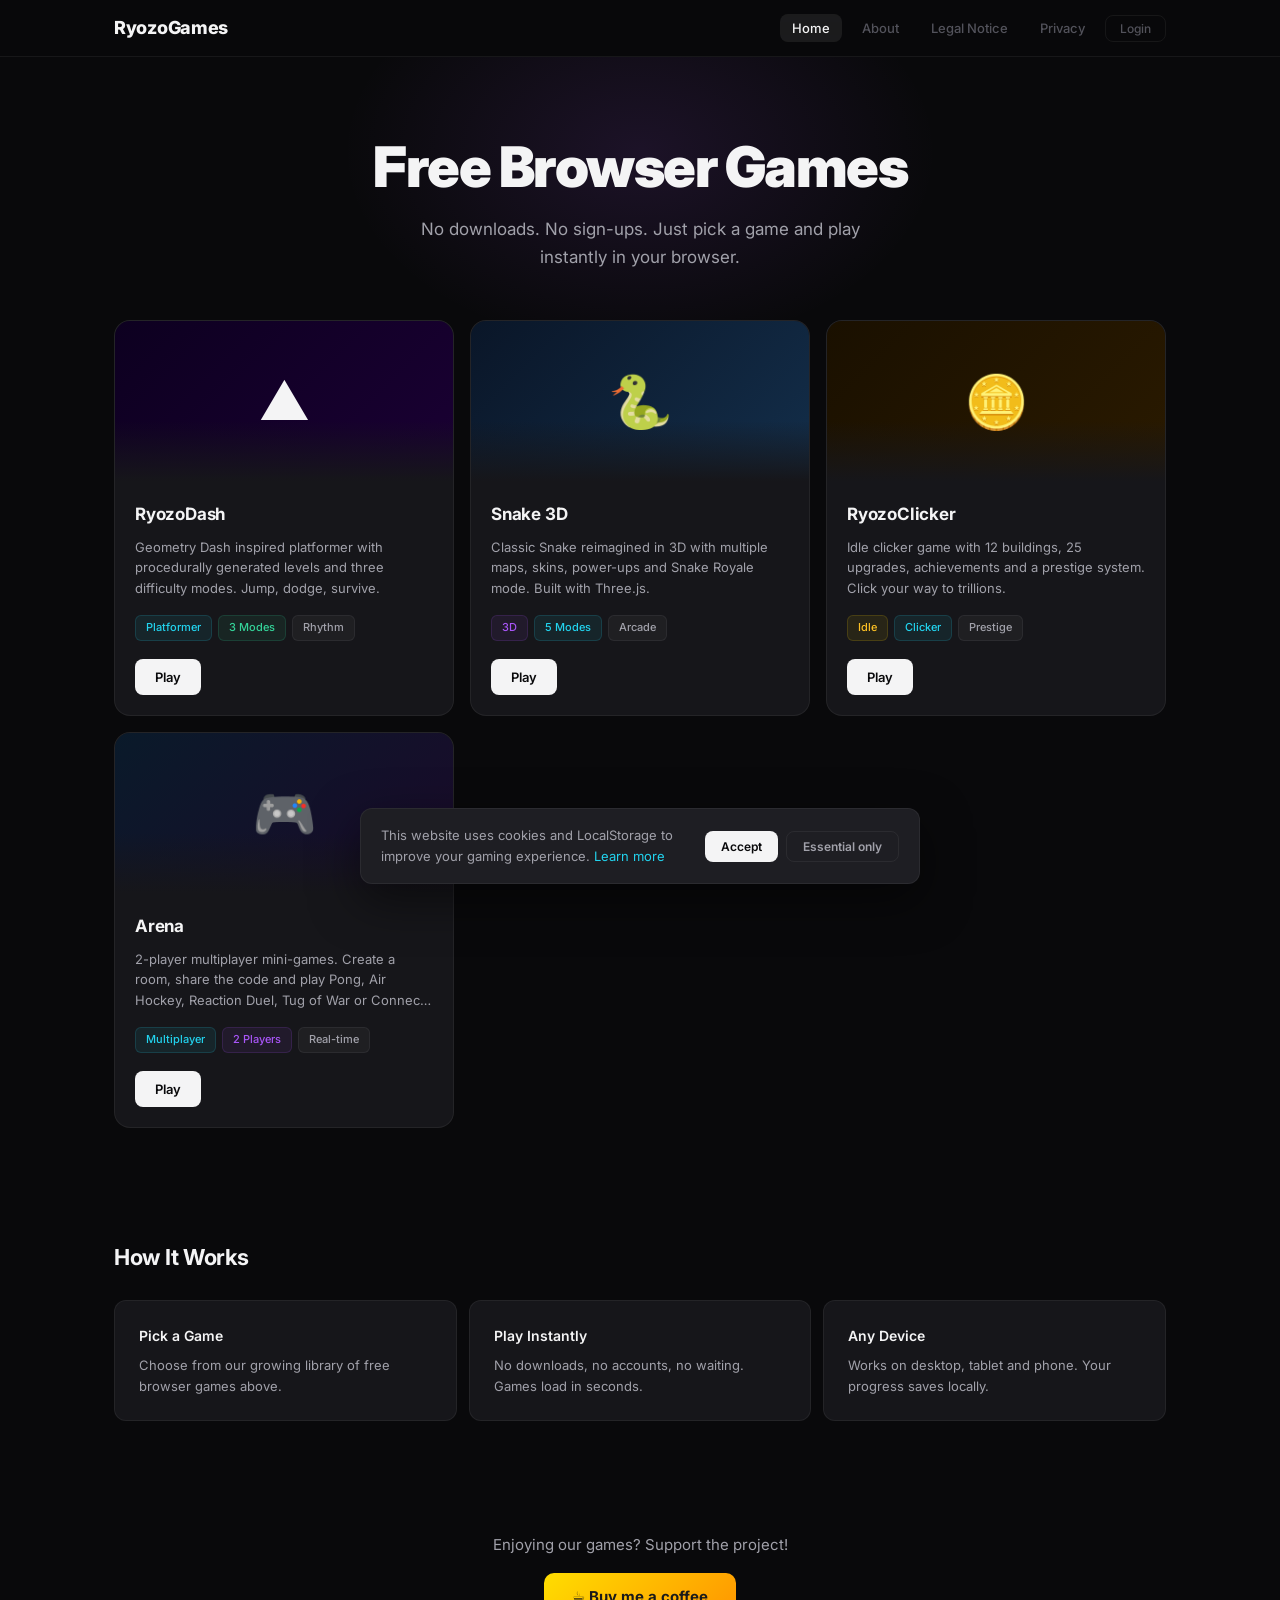
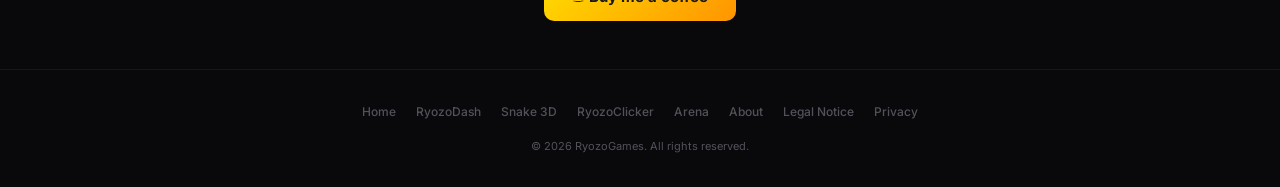
<file: index.html>
<!DOCTYPE html>
<html lang="en">
<head>
  <meta charset="UTF-8">
  <meta name="viewport" content="width=device-width, initial-scale=1.0">
  <title>RyozoGames – Free Browser Games Online</title>
  <meta name="description" content="Play free browser games with no download. RyozoDash, Snake 3D, RyozoClicker and more games on RyozoGames – your portal for browser games.">
  <meta name="robots" content="index, follow">
  <link rel="canonical" href="https://ryozogames.com/">

  <meta property="og:type" content="website">
  <meta property="og:title" content="RyozoGames – Free Browser Games Online">
  <meta property="og:description" content="Play free browser games with no download. RyozoDash, Snake 3D, RyozoClicker and more on RyozoGames.">
  <meta property="og:image" content="https://ryozogames.com/img/og-home.png">
  <meta property="og:image:width" content="1200">
  <meta property="og:image:height" content="630">
  <meta property="og:url" content="https://ryozogames.com/">
  <meta property="og:site_name" content="RyozoGames">
  <meta property="og:locale" content="en_US">

  <meta name="twitter:card" content="summary_large_image">
  <meta name="twitter:title" content="RyozoGames – Free Browser Games Online">
  <meta name="twitter:description" content="Play free browser games with no download.">
  <meta name="twitter:image" content="https://ryozogames.com/img/og-home.png">

  <link rel="icon" type="image/svg+xml" href="/img/favicon.svg">
  <meta name="theme-color" content="#09090b">

  <script type="application/ld+json">
  {
    "@context": "https://schema.org",
    "@type": "WebSite",
    "name": "RyozoGames",
    "url": "https://ryozogames.com",
    "description": "Free browser games online – no download, play directly in your browser.",
    "potentialAction": {
      "@type": "SearchAction",
      "target": "https://ryozogames.com/?q={search_term_string}",
      "query-input": "required name=search_term_string"
    }
  }
  </script>
  <script type="application/ld+json">
  {
    "@context": "https://schema.org",
    "@type": "ItemList",
    "name": "Games on RyozoGames",
    "numberOfItems": 4,
    "itemListElement": [
      {
        "@type": "ListItem",
        "position": 1,
        "item": {
          "@type": "VideoGame",
          "name": "RyozoDash",
          "url": "https://ryozogames.com/ryozodash/",
          "description": "Geometry Dash inspired platformer with neon graphics and three difficulty levels.",
          "genre": "Platformer",
          "gamePlatform": "Web Browser",
          "offers": { "@type": "Offer", "price": "0", "priceCurrency": "USD" }
        }
      },
      {
        "@type": "ListItem",
        "position": 2,
        "item": {
          "@type": "VideoGame",
          "name": "Snake 3D",
          "url": "https://ryozogames.com/snake3d/",
          "description": "3D Snake game with multiple maps, skins, upgrades and Snake Royale mode.",
          "genre": "Arcade",
          "gamePlatform": "Web Browser",
          "offers": { "@type": "Offer", "price": "0", "priceCurrency": "USD" }
        }
      },
      {
        "@type": "ListItem",
        "position": 3,
        "item": {
          "@type": "VideoGame",
          "name": "RyozoClicker",
          "url": "https://ryozogames.com/ryozoclicker/",
          "description": "Neon idle clicker game with buildings, upgrades, achievements and prestige system.",
          "genre": "Idle Game",
          "gamePlatform": "Web Browser",
          "offers": { "@type": "Offer", "price": "0", "priceCurrency": "USD" }
        }
      },
      {
        "@type": "ListItem",
        "position": 4,
        "item": {
          "@type": "VideoGame",
          "name": "Arena",
          "url": "https://ryozogames.com/arena/",
          "description": "2-player multiplayer mini-game hub with Pong, Air Hockey, Reaction Duel, Tug of War and Connect 4.",
          "genre": "Multiplayer",
          "gamePlatform": "Web Browser",
          "offers": { "@type": "Offer", "price": "0", "priceCurrency": "USD" }
        }
      }
    ]
  }
  </script>

  <link rel="stylesheet" href="/css/style.css">
</head>
<body>

  <header class="site-header">
    <nav class="nav-container" aria-label="Main navigation">
      <a href="/" class="nav-logo">RyozoGames</a>
      <button class="nav-toggle" aria-label="Open menu" aria-expanded="false">
        <span></span><span></span><span></span>
      </button>
      <ul class="nav-links">
        <li><a href="/" class="active">Home</a></li>
        <li><a href="/about/">About</a></li>
        <li><a href="/impressum/">Legal Notice</a></li>
        <li><a href="/datenschutz/">Privacy</a></li>
      </ul>
    </nav>
  </header>

  <main>
    <section class="hero">
      <h1>Free Browser Games</h1>
      <p>No downloads. No sign-ups. Just pick a game and play instantly in your browser.</p>
    </section>

    <section class="games-grid" aria-label="Games">
      <article class="game-card">
        <div class="game-card-preview" style="background: linear-gradient(135deg, #0d0020, #1a0033);">
          <span class="preview-icon" aria-hidden="true">&#x25B2;</span>
        </div>
        <div class="game-card-body">
          <h3>RyozoDash</h3>
          <p>Geometry Dash inspired platformer with procedurally generated levels and three difficulty modes. Jump, dodge, survive.</p>
          <div class="game-card-tags">
            <span class="tag cyan">Platformer</span>
            <span class="tag green">3 Modes</span>
            <span class="tag">Rhythm</span>
          </div>
          <a href="/ryozodash/" class="btn-play">Play</a>
        </div>
      </article>

      <article class="game-card">
        <div class="game-card-preview" style="background: linear-gradient(135deg, #0a1628, #132e4a);">
          <span class="preview-icon" aria-hidden="true">&#x1F40D;</span>
        </div>
        <div class="game-card-body">
          <h3>Snake 3D</h3>
          <p>Classic Snake reimagined in 3D with multiple maps, skins, power-ups and Snake Royale mode. Built with Three.js.</p>
          <div class="game-card-tags">
            <span class="tag purple">3D</span>
            <span class="tag cyan">5 Modes</span>
            <span class="tag">Arcade</span>
          </div>
          <a href="/snake3d/" class="btn-play">Play</a>
        </div>
      </article>

      <article class="game-card">
        <div class="game-card-preview" style="background: linear-gradient(135deg, #1a1000, #2a1a00);">
          <span class="preview-icon" aria-hidden="true">&#x1FA99;</span>
        </div>
        <div class="game-card-body">
          <h3>RyozoClicker</h3>
          <p>Idle clicker game with 12 buildings, 25 upgrades, achievements and a prestige system. Click your way to trillions.</p>
          <div class="game-card-tags">
            <span class="tag gold">Idle</span>
            <span class="tag cyan">Clicker</span>
            <span class="tag">Prestige</span>
          </div>
          <a href="/ryozoclicker/" class="btn-play">Play</a>
        </div>
      </article>

      <article class="game-card">
        <div class="game-card-preview" style="background: linear-gradient(135deg, #0a1a2a, #1a0a2a);">
          <span class="preview-icon" aria-hidden="true">&#x1F3AE;</span>
        </div>
        <div class="game-card-body">
          <h3>Arena</h3>
          <p>2-player multiplayer mini-games. Create a room, share the code and play Pong, Air Hockey, Reaction Duel, Tug of War or Connect 4 with a friend.</p>
          <div class="game-card-tags">
            <span class="tag cyan">Multiplayer</span>
            <span class="tag purple">2 Players</span>
            <span class="tag">Real-time</span>
          </div>
          <a href="/arena/" class="btn-play">Play</a>
        </div>
      </article>
    </section>

    <section class="section">
      <h2>How It Works</h2>
      <div class="info-grid">
        <div class="info-item">
          <h3>Pick a Game</h3>
          <p>Choose from our growing library of free browser games above.</p>
        </div>
        <div class="info-item">
          <h3>Play Instantly</h3>
          <p>No downloads, no accounts, no waiting. Games load in seconds.</p>
        </div>
        <div class="info-item">
          <h3>Any Device</h3>
          <p>Works on desktop, tablet and phone. Your progress saves locally.</p>
        </div>
      </div>
    </section>

    <section class="section" style="text-align:center; padding-bottom: 48px;">
      <p style="color: var(--text-secondary); margin-bottom: 16px;">Enjoying our games? Support the project!</p>
      <a href="https://buymeacoffee.com/ryozo" target="_blank" rel="noopener noreferrer" style="display:inline-flex;align-items:center;gap:8px;background:linear-gradient(135deg,#ffdd00,#ff9500);color:#1a1a1a;font-weight:700;font-size:15px;padding:12px 28px;border-radius:10px;text-decoration:none;transition:transform 0.15s,opacity 0.15s;" onmouseover="this.style.transform='scale(1.03)'" onmouseout="this.style.transform='scale(1)'">&#x2615; Buy me a coffee</a>
    </section>
  </main>

  <footer class="site-footer">
    <nav class="footer-links" aria-label="Footer navigation">
      <a href="/">Home</a>
      <a href="/ryozodash/">RyozoDash</a>
      <a href="/snake3d/">Snake 3D</a>
      <a href="/ryozoclicker/">RyozoClicker</a>
      <a href="/arena/">Arena</a>
      <a href="/about/">About</a>
      <a href="/impressum/">Legal Notice</a>
      <a href="/datenschutz/">Privacy</a>
    </nav>
    <p class="footer-copy">&copy; 2026 RyozoGames. All rights reserved.</p>
  </footer>

  <script src="/js/main.js"></script>

  <script src="/js/auth.js"></script>
</body>
</html>
</file>
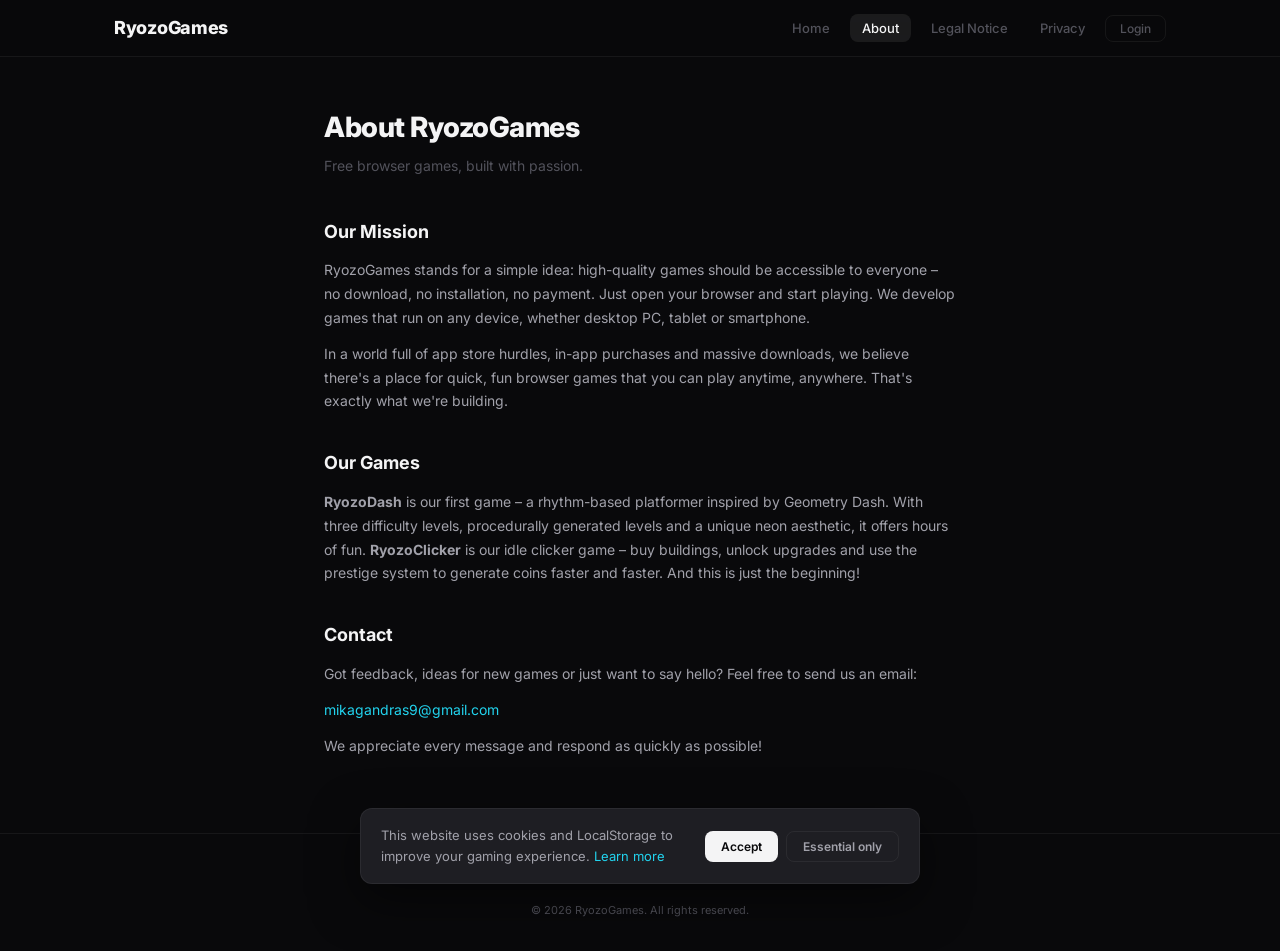
<file: about/index.html>
<!DOCTYPE html>
<html lang="en">
<head>
  <meta charset="UTF-8">
  <meta name="viewport" content="width=device-width, initial-scale=1.0">
  <title>About | RyozoGames</title>
  <meta name="description" content="Learn more about RyozoGames – who we are, what drives us and how to get in touch.">
  <meta name="robots" content="index, follow">
  <meta name="theme-color" content="#09090b">
  <link rel="canonical" href="https://ryozogames.com/about/">
  <link rel="icon" type="image/svg+xml" href="/img/favicon.svg">

  <meta property="og:type" content="website">
  <meta property="og:title" content="About | RyozoGames">
  <meta property="og:description" content="Learn more about RyozoGames – the gaming portal for browser games.">
  <meta property="og:image" content="https://ryozogames.com/img/og-home.png">
  <meta property="og:url" content="https://ryozogames.com/about/">
  <meta property="og:site_name" content="RyozoGames">
  <meta property="og:locale" content="en_US">

  <meta name="twitter:card" content="summary_large_image">
  <meta name="twitter:title" content="About | RyozoGames">
  <meta name="twitter:description" content="Learn more about RyozoGames – the gaming portal for browser games.">
  <meta name="twitter:image" content="https://ryozogames.com/img/og-home.png">

  <script type="application/ld+json">
  {
    "@context": "https://schema.org",
    "@type": "Organization",
    "name": "RyozoGames",
    "url": "https://ryozogames.com",
    "description": "Free browser games to play online.",
    "contactPoint": {
      "@type": "ContactPoint",
      "email": "mikagandras9@gmail.com",
      "contactType": "customer service"
    }
  }
  </script>

  <link rel="stylesheet" href="/css/style.css">
</head>
<body>

  <header class="site-header">
    <nav class="nav-container" aria-label="Main navigation">
      <a href="/" class="nav-logo">RyozoGames</a>
      <button class="nav-toggle" aria-label="Open menu" aria-expanded="false">
        <span></span><span></span><span></span>
      </button>
      <ul class="nav-links">
        <li><a href="/">Home</a></li>
        <li><a href="/about/" class="active">About</a></li>
        <li><a href="/impressum/">Legal Notice</a></li>
        <li><a href="/datenschutz/">Privacy</a></li>
      </ul>
    </nav>
  </header>

  <main class="legal-page">
    <h1>About RyozoGames</h1>
    <p class="subtitle">Free browser games, built with passion.</p>

    <h2>Our Mission</h2>
    <p>RyozoGames stands for a simple idea: high-quality games should be accessible to everyone – no download, no installation, no payment. Just open your browser and start playing. We develop games that run on any device, whether desktop PC, tablet or smartphone.</p>
    <p>In a world full of app store hurdles, in-app purchases and massive downloads, we believe there's a place for quick, fun browser games that you can play anytime, anywhere. That's exactly what we're building.</p>

    <h2>Our Games</h2>
    <p><strong>RyozoDash</strong> is our first game – a rhythm-based platformer inspired by Geometry Dash. With three difficulty levels, procedurally generated levels and a unique neon aesthetic, it offers hours of fun. <strong>RyozoClicker</strong> is our idle clicker game – buy buildings, unlock upgrades and use the prestige system to generate coins faster and faster. And this is just the beginning!</p>

    <h2>Contact</h2>
    <p>Got feedback, ideas for new games or just want to say hello? Feel free to send us an email:</p>
    <p><a href="mailto:mikagandras9@gmail.com">mikagandras9@gmail.com</a></p>
    <p>We appreciate every message and respond as quickly as possible!</p>
  </main>

  <footer class="site-footer">
    <nav class="footer-links" aria-label="Footer navigation">
      <a href="/">Home</a>
      <a href="/ryozodash/">RyozoDash</a>
      <a href="/snake3d/">Snake 3D</a>
      <a href="/ryozoclicker/">RyozoClicker</a>
      <a href="/arena/">Arena</a>
      <a href="/about/">About</a>
      <a href="/impressum/">Legal Notice</a>
      <a href="/datenschutz/">Privacy</a>
    </nav>
    <p class="footer-copy">&copy; 2026 RyozoGames. All rights reserved.</p>
  </footer>

  <script src="/js/main.js"></script>

  <script src="/js/auth.js"></script>
</body>
</html>
</file>
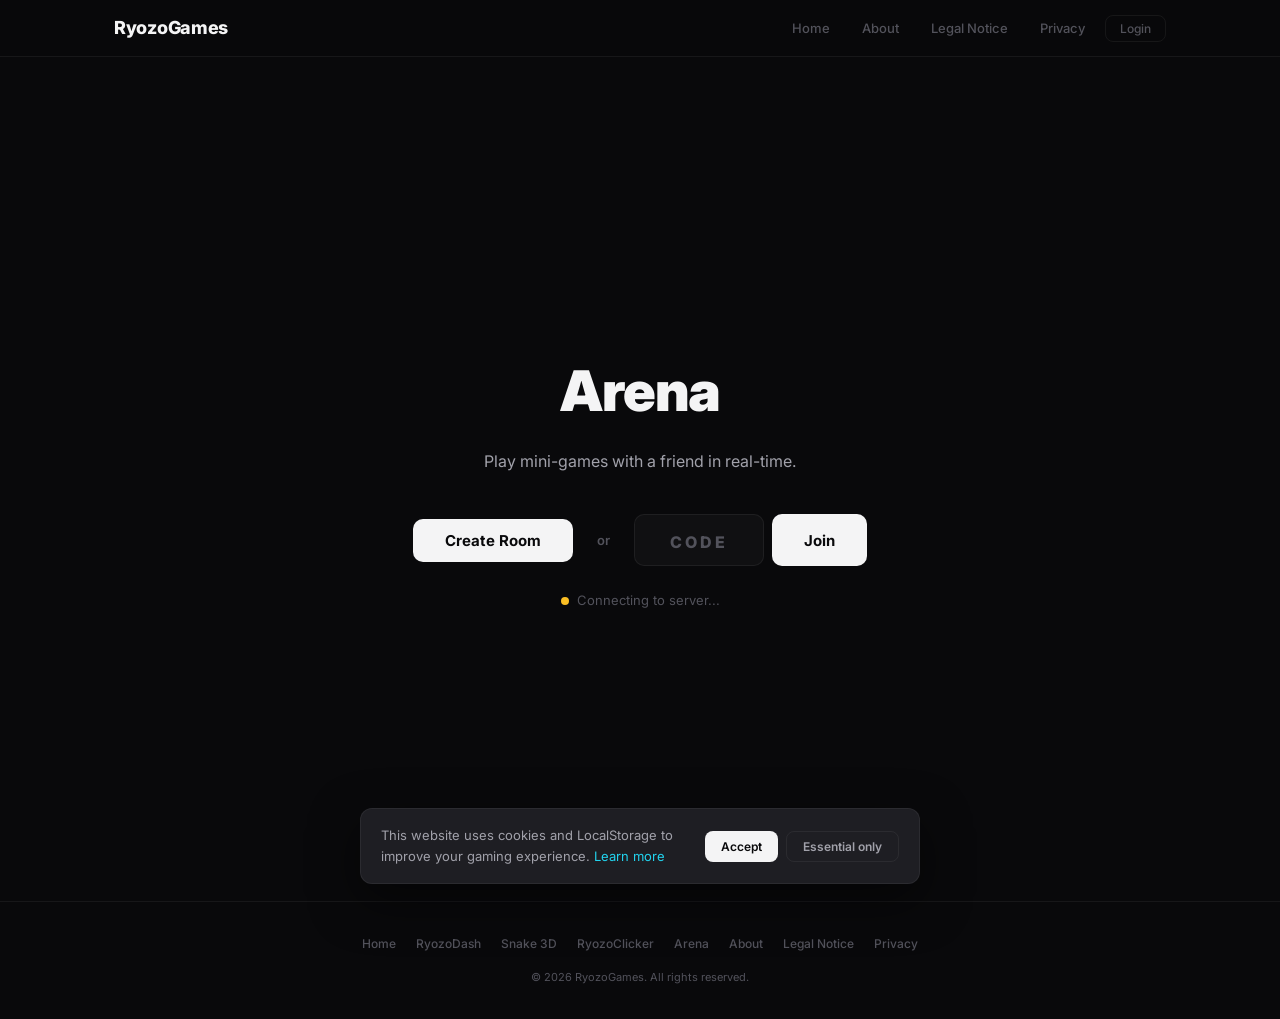
<file: arena/index.html>
<!DOCTYPE html>
<html lang="en">
<head>
  <meta charset="UTF-8">
  <meta name="viewport" content="width=device-width, initial-scale=1.0, user-scalable=no">
  <title>Arena – 2-Player Multiplayer | RyozoGames</title>
  <meta name="description" content="Play 2-player multiplayer mini-games with friends. Create a room, share the code, and compete in Pong, Air Hockey and more!">
  <meta name="robots" content="index, follow">
  <link rel="canonical" href="https://ryozogames.com/arena/">

  <meta property="og:type" content="game">
  <meta property="og:title" content="Arena – 2-Player Multiplayer | RyozoGames">
  <meta property="og:description" content="Play multiplayer mini-games with a friend. Pong, Air Hockey and more – all in your browser.">
  <meta property="og:url" content="https://ryozogames.com/arena/">
  <meta property="og:image" content="https://ryozogames.com/img/og-home.png">
  <meta property="og:site_name" content="RyozoGames">
  <meta property="og:locale" content="en_US">

  <meta name="twitter:card" content="summary_large_image">
  <meta name="twitter:title" content="Arena – 2-Player Multiplayer | RyozoGames">
  <meta name="twitter:description" content="Real-time multiplayer mini-games in your browser.">
  <meta name="twitter:image" content="https://ryozogames.com/img/og-home.png">

  <link rel="icon" type="image/svg+xml" href="/img/favicon.svg">
  <meta name="theme-color" content="#09090b">

  <script type="application/ld+json">
  {
    "@context": "https://schema.org",
    "@type": "VideoGame",
    "name": "RyozoGames Arena",
    "description": "2-player multiplayer mini-game hub with Pong, Air Hockey, Reaction Duel, Tug of War and Connect 4.",
    "url": "https://ryozogames.com/arena/",
    "genre": ["Multiplayer", "Arcade"],
    "gamePlatform": "Web Browser",
    "operatingSystem": "Any",
    "applicationCategory": "Game",
    "numberOfPlayers": { "@type": "QuantitativeValue", "minValue": 2, "maxValue": 2 },
    "offers": { "@type": "Offer", "price": "0", "priceCurrency": "USD" }
  }
  </script>

  <link rel="stylesheet" href="/css/style.css">
  <style>
    /* ===== ARENA STYLES ===== */
    .arena-screen {
      min-height: calc(100vh - var(--nav-height));
      display: flex;
      flex-direction: column;
      align-items: center;
      justify-content: center;
      padding: 40px 24px;
    }

    .arena-hero { text-align: center; margin-bottom: 40px; }
    .arena-hero h1 {
      font-size: clamp(36px, 7vw, 56px);
      font-weight: 900;
      letter-spacing: -1.5px;
    }
    .arena-hero p {
      color: var(--text-secondary);
      margin-top: 12px;
      font-size: 16px;
    }

    .arena-actions {
      display: flex;
      gap: 24px;
      align-items: center;
      flex-wrap: wrap;
      justify-content: center;
    }

    .arena-btn {
      background: var(--text-primary);
      color: var(--bg-primary);
      font-size: 15px;
      font-weight: 700;
      padding: 12px 32px;
      border-radius: 10px;
      border: none;
      cursor: pointer;
      font-family: inherit;
      transition: opacity 0.15s, transform 0.15s;
    }
    .arena-btn:hover { opacity: 0.9; transform: scale(1.02); }
    .arena-btn:active { transform: scale(0.97); }

    .arena-btn.secondary {
      background: transparent;
      color: var(--text-secondary);
      border: 1px solid var(--border);
    }
    .arena-btn.secondary:hover { border-color: var(--border-hover); color: var(--text-primary); }

    .arena-divider {
      color: var(--text-muted);
      font-size: 13px;
      font-weight: 600;
    }

    .join-form {
      display: flex;
      gap: 8px;
    }

    #roomCodeInput {
      width: 130px;
      padding: 12px 16px;
      border: 1px solid var(--border);
      border-radius: 10px;
      background: rgba(255,255,255,0.03);
      color: white;
      font-size: 22px;
      font-family: 'Inter', monospace;
      font-weight: 800;
      text-align: center;
      letter-spacing: 6px;
      text-transform: uppercase;
      outline: none;
      transition: border-color 0.2s;
    }
    #roomCodeInput:focus { border-color: var(--text-muted); }
    #roomCodeInput::placeholder { color: var(--text-muted); font-size: 16px; letter-spacing: 3px; }

    .connection-status {
      margin-top: 24px;
      font-size: 13px;
      color: var(--text-muted);
      display: flex;
      align-items: center;
      gap: 8px;
    }
    .status-dot {
      width: 8px;
      height: 8px;
      border-radius: 50%;
      background: var(--text-muted);
    }
    .status-dot.connected { background: var(--accent-green); }
    .status-dot.connecting { background: #fbbf24; animation: blink 1s infinite; }
    @keyframes blink { 50% { opacity: 0.3; } }

    /* Room Screen */
    .room-info { text-align: center; margin-bottom: 32px; }
    .room-label { display: block; font-size: 13px; color: var(--text-muted); margin-bottom: 8px; font-weight: 500; }
    .room-code {
      font-size: clamp(48px, 10vw, 72px);
      font-weight: 900;
      letter-spacing: 12px;
      color: var(--accent-cyan);
    }
    .copy-btn {
      display: inline-block;
      margin-top: 12px;
      padding: 6px 16px;
      border-radius: 6px;
      border: 1px solid var(--border);
      background: transparent;
      color: var(--text-muted);
      font-size: 12px;
      font-weight: 500;
      cursor: pointer;
      font-family: inherit;
      transition: all 0.15s;
    }
    .copy-btn:hover { border-color: var(--border-hover); color: var(--text-secondary); }

    .room-players {
      display: flex;
      align-items: center;
      gap: 24px;
      margin-bottom: 40px;
    }

    .player-slot {
      background: var(--bg-card);
      border: 1px solid var(--border);
      border-radius: var(--radius);
      padding: 20px 32px;
      text-align: center;
      min-width: 120px;
    }
    .player-name { font-weight: 700; font-size: 16px; }
    .player-label { font-size: 11px; color: var(--text-muted); margin-top: 4px; }
    .player-slot.waiting { border-style: dashed; }
    .player-slot.waiting .player-name { color: var(--text-muted); }

    .vs-text { font-size: 20px; font-weight: 900; color: var(--text-muted); }

    /* Game Selection */
    .game-select { text-align: center; margin-bottom: 32px; }
    .game-select h3 { font-size: 16px; font-weight: 600; margin-bottom: 16px; color: var(--text-secondary); }
    .game-options { display: flex; gap: 16px; justify-content: center; flex-wrap: wrap; }

    .game-option {
      background: var(--bg-card);
      border: 1px solid var(--border);
      border-radius: var(--radius);
      padding: 24px 32px;
      text-align: center;
      cursor: pointer;
      transition: all 0.2s;
      font-family: inherit;
      color: var(--text-primary);
      min-width: 140px;
    }
    .game-option:hover {
      border-color: var(--accent-cyan);
      background: rgba(34, 211, 238, 0.04);
    }
    .game-option-icon { font-size: 40px; display: block; margin-bottom: 8px; }
    .game-option-name { font-size: 14px; font-weight: 700; }
    .game-option-desc { font-size: 11px; color: var(--text-muted); margin-top: 4px; }

    .waiting-msg { color: var(--text-muted); font-size: 14px; margin-bottom: 32px; }
    .waiting-msg .dots::after { content: ''; animation: dots 1.5s infinite; }
    @keyframes dots {
      0% { content: ''; }
      25% { content: '.'; }
      50% { content: '..'; }
      75% { content: '...'; }
    }

    /* Game Screen */
    .game-screen-inner {
      width: 100%;
      min-height: calc(100vh - var(--nav-height));
      display: flex;
      flex-direction: column;
      align-items: center;
      background: var(--bg-primary);
    }

    .game-hud-bar {
      display: flex;
      align-items: center;
      justify-content: center;
      gap: 16px;
      padding: 12px 24px;
      width: 100%;
      background: var(--bg-secondary);
      border-bottom: 1px solid var(--border);
      flex-shrink: 0;
    }
    .hud-name { font-size: 14px; font-weight: 600; color: var(--text-secondary); }
    .hud-name.self { color: var(--accent-cyan); }
    .hud-score { font-size: 28px; font-weight: 900; min-width: 32px; text-align: center; }
    .hud-dash { color: var(--text-muted); font-size: 20px; }

    .canvas-wrapper {
      flex: 1;
      display: flex;
      align-items: center;
      justify-content: center;
      width: 100%;
      padding: 12px;
    }

    #arenaCanvas {
      display: block;
      border-radius: 8px;
      border: 1px solid var(--border);
      background: var(--bg-primary);
      touch-action: none;
    }

    .countdown-overlay {
      position: fixed;
      inset: 0;
      display: flex;
      align-items: center;
      justify-content: center;
      background: rgba(9, 9, 11, 0.8);
      z-index: 100;
    }
    .countdown-num {
      font-size: clamp(80px, 20vw, 140px);
      font-weight: 900;
      color: var(--accent-cyan);
      animation: countPop 0.4s ease-out;
    }
    @keyframes countPop {
      0% { transform: scale(1.5); opacity: 0; }
      100% { transform: scale(1); opacity: 1; }
    }

    .ping-display {
      position: fixed;
      bottom: 8px;
      right: 12px;
      font-size: 11px;
      color: var(--text-muted);
      z-index: 50;
    }

    /* PostGame */
    .postgame-title { font-size: 28px; font-weight: 900; margin-bottom: 8px; }
    .postgame-subtitle { color: var(--text-secondary); font-size: 16px; margin-bottom: 32px; }
    .postgame-scores {
      display: flex;
      align-items: center;
      gap: 24px;
      margin-bottom: 40px;
    }
    .postgame-score {
      font-size: 48px;
      font-weight: 900;
    }
    .postgame-actions {
      display: flex;
      gap: 12px;
      flex-wrap: wrap;
      justify-content: center;
    }

    /* Error / Toast */
    .arena-toast {
      position: fixed;
      top: 80px;
      left: 50%;
      transform: translateX(-50%) translateY(-20px);
      background: var(--bg-elevated);
      border: 1px solid var(--accent-red);
      border-radius: 10px;
      padding: 12px 24px;
      color: var(--text-primary);
      font-size: 14px;
      z-index: 9999;
      opacity: 0;
      transition: opacity 0.2s, transform 0.2s;
      pointer-events: none;
    }
    .arena-toast.show { opacity: 1; transform: translateX(-50%) translateY(0); }

    @media (max-width: 600px) {
      .room-players { flex-direction: column; gap: 12px; }
      .arena-actions { flex-direction: column; gap: 16px; }
      .game-options { flex-direction: column; }
      .game-option { min-width: auto; width: 200px; }
    }
  </style>
</head>
<body>

  <header class="site-header">
    <nav class="nav-container" aria-label="Main navigation">
      <a href="/" class="nav-logo">RyozoGames</a>
      <button class="nav-toggle" aria-label="Open menu" aria-expanded="false">
        <span></span><span></span><span></span>
      </button>
      <ul class="nav-links">
        <li><a href="/">Home</a></li>
        <li><a href="/about/">About</a></li>
        <li><a href="/impressum/">Legal Notice</a></li>
        <li><a href="/datenschutz/">Privacy</a></li>
      </ul>
    </nav>
  </header>

  <main>
    <!-- LOBBY -->
    <div id="lobbyScreen" class="arena-screen">
      <div class="arena-hero">
        <h1>Arena</h1>
        <p>Play mini-games with a friend in real-time.</p>
      </div>
      <div class="arena-actions">
        <button class="arena-btn" id="createRoomBtn">Create Room</button>
        <span class="arena-divider">or</span>
        <div class="join-form">
          <input type="text" id="roomCodeInput" maxlength="4" placeholder="CODE" autocomplete="off" spellcheck="false">
          <button class="arena-btn" id="joinRoomBtn">Join</button>
        </div>
      </div>
      <div class="connection-status" id="connectionStatus">
        <span class="status-dot connecting" id="statusDot"></span>
        <span id="statusText">Connecting...</span>
      </div>
    </div>

    <!-- ROOM -->
    <div id="roomScreen" class="arena-screen" style="display:none">
      <div class="room-info">
        <span class="room-label">Room Code</span>
        <span class="room-code" id="roomCodeDisplay">----</span>
        <br>
        <button class="copy-btn" id="copyCodeBtn">Copy Code</button>
      </div>

      <div class="room-players">
        <div class="player-slot" id="p1Slot">
          <div class="player-name" id="p1Name">---</div>
          <div class="player-label">Host</div>
        </div>
        <span class="vs-text">VS</span>
        <div class="player-slot waiting" id="p2Slot">
          <div class="player-name" id="p2Name">Waiting...</div>
          <div class="player-label">Guest</div>
        </div>
      </div>

      <div id="waitingArea">
        <p class="waiting-msg">Waiting for opponent<span class="dots"></span></p>
      </div>

      <div id="gameSelectArea" style="display:none">
        <div class="game-select">
          <h3>Pick a Game</h3>
          <div class="game-options">
            <button class="game-option" data-game="pong">
              <span class="game-option-icon">&#x1F3D3;</span>
              <span class="game-option-name">Pong</span>
              <span class="game-option-desc">Classic 2-player Pong</span>
            </button>
            <button class="game-option" data-game="airhockey">
              <span class="game-option-icon">&#x1F3D2;</span>
              <span class="game-option-name">Air Hockey</span>
              <span class="game-option-desc">Top-down Air Hockey</span>
            </button>
            <button class="game-option" data-game="reactionduel">
              <span class="game-option-icon">&#x1F3AF;</span>
              <span class="game-option-name">Reaction Duel</span>
              <span class="game-option-desc">Click the target first!</span>
            </button>
            <button class="game-option" data-game="tugofwar">
              <span class="game-option-icon">&#x1F4AA;</span>
              <span class="game-option-name">Tug of War</span>
              <span class="game-option-desc">Mash to pull the rope!</span>
            </button>
            <button class="game-option" data-game="connect4">
              <span class="game-option-icon">&#x1F534;</span>
              <span class="game-option-name">Connect 4</span>
              <span class="game-option-desc">Classic strategy game</span>
            </button>
          </div>
        </div>
      </div>

      <div id="guestWaitArea" style="display:none">
        <p class="waiting-msg">Host is picking a game<span class="dots"></span></p>
      </div>

      <button class="arena-btn secondary" id="leaveRoomBtn" style="margin-top: 24px;">Leave Room</button>
    </div>

    <!-- GAME -->
    <div id="gameScreen" class="arena-screen" style="display:none; padding: 0;">
      <div class="game-screen-inner">
        <div class="game-hud-bar">
          <span class="hud-name self" id="hudP1Name">You</span>
          <span class="hud-score" id="hudP1Score">0</span>
          <span class="hud-dash">:</span>
          <span class="hud-score" id="hudP2Score">0</span>
          <span class="hud-name" id="hudP2Name">Opponent</span>
        </div>
        <div class="canvas-wrapper">
          <canvas id="arenaCanvas"></canvas>
        </div>
      </div>
      <div class="ping-display" id="pingDisplay"></div>
    </div>

    <!-- COUNTDOWN OVERLAY -->
    <div id="countdownOverlay" class="countdown-overlay" style="display:none">
      <span class="countdown-num" id="countdownNum">3</span>
    </div>

    <!-- POST GAME -->
    <div id="postGameScreen" class="arena-screen" style="display:none">
      <div class="postgame-title" id="winnerText">Player Wins!</div>
      <div class="postgame-subtitle" id="winnerSub"></div>
      <div class="postgame-scores">
        <span class="postgame-score" id="finalP1Score" style="color: var(--accent-cyan);">0</span>
        <span class="vs-text">:</span>
        <span class="postgame-score" id="finalP2Score" style="color: var(--accent-purple);">0</span>
      </div>
      <div class="postgame-actions">
        <button class="arena-btn" id="playAgainBtn">Play Again</button>
        <button class="arena-btn secondary" id="newGameBtn">Different Game</button>
        <button class="arena-btn secondary" id="postLeaveBtn">Leave Room</button>
      </div>
    </div>

    <!-- TOAST -->
    <div id="toast" class="arena-toast"></div>
  </main>

  <footer class="site-footer">
    <nav class="footer-links" aria-label="Footer navigation">
      <a href="/">Home</a>
      <a href="/ryozodash/">RyozoDash</a>
      <a href="/snake3d/">Snake 3D</a>
      <a href="/ryozoclicker/">RyozoClicker</a>
      <a href="/arena/">Arena</a>
      <a href="/about/">About</a>
      <a href="/impressum/">Legal Notice</a>
      <a href="/datenschutz/">Privacy</a>
    </nav>
    <p class="footer-copy">&copy; 2026 RyozoGames. All rights reserved.</p>
  </footer>

  <script src="/js/main.js"></script>
  <script src="/js/auth.js"></script>
  <script src="https://cdn.socket.io/4.8.1/socket.io.min.js"></script>
  <script src="arena.js"></script>
</body>
</html>
</file>
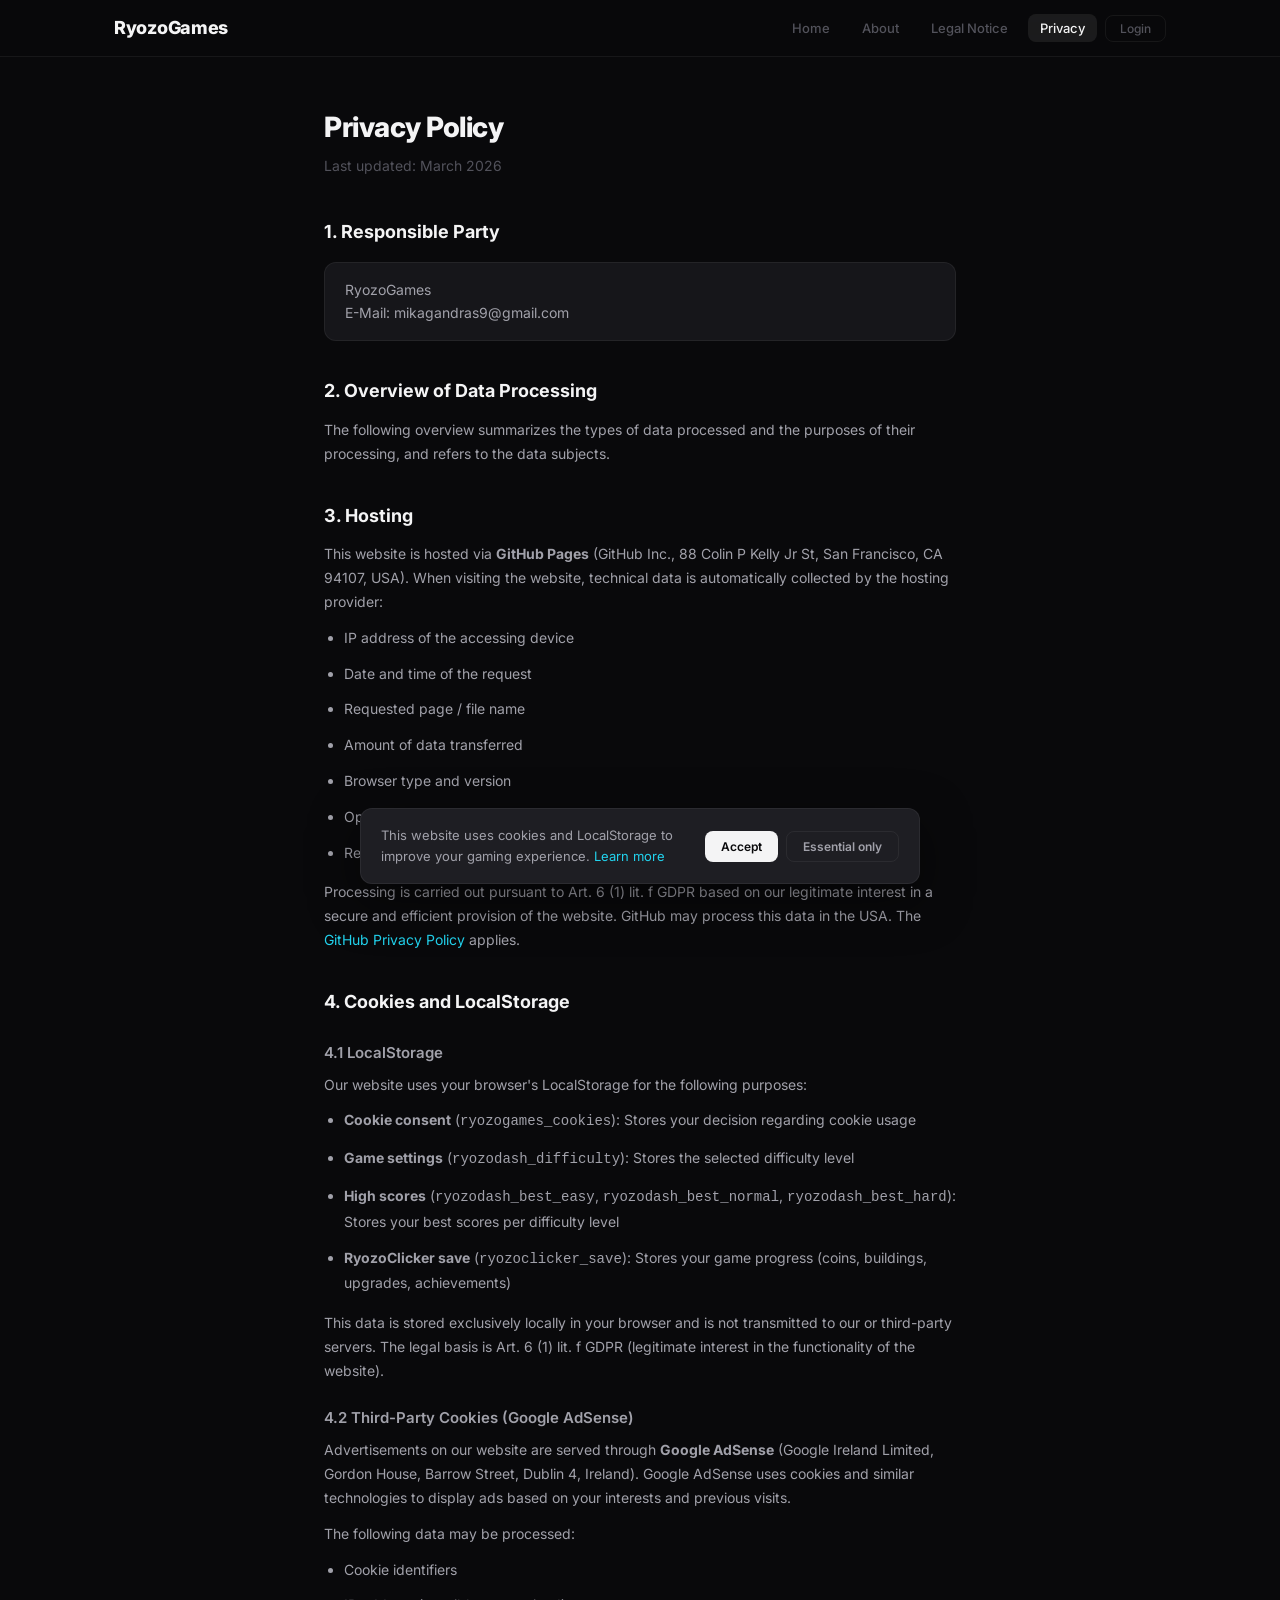
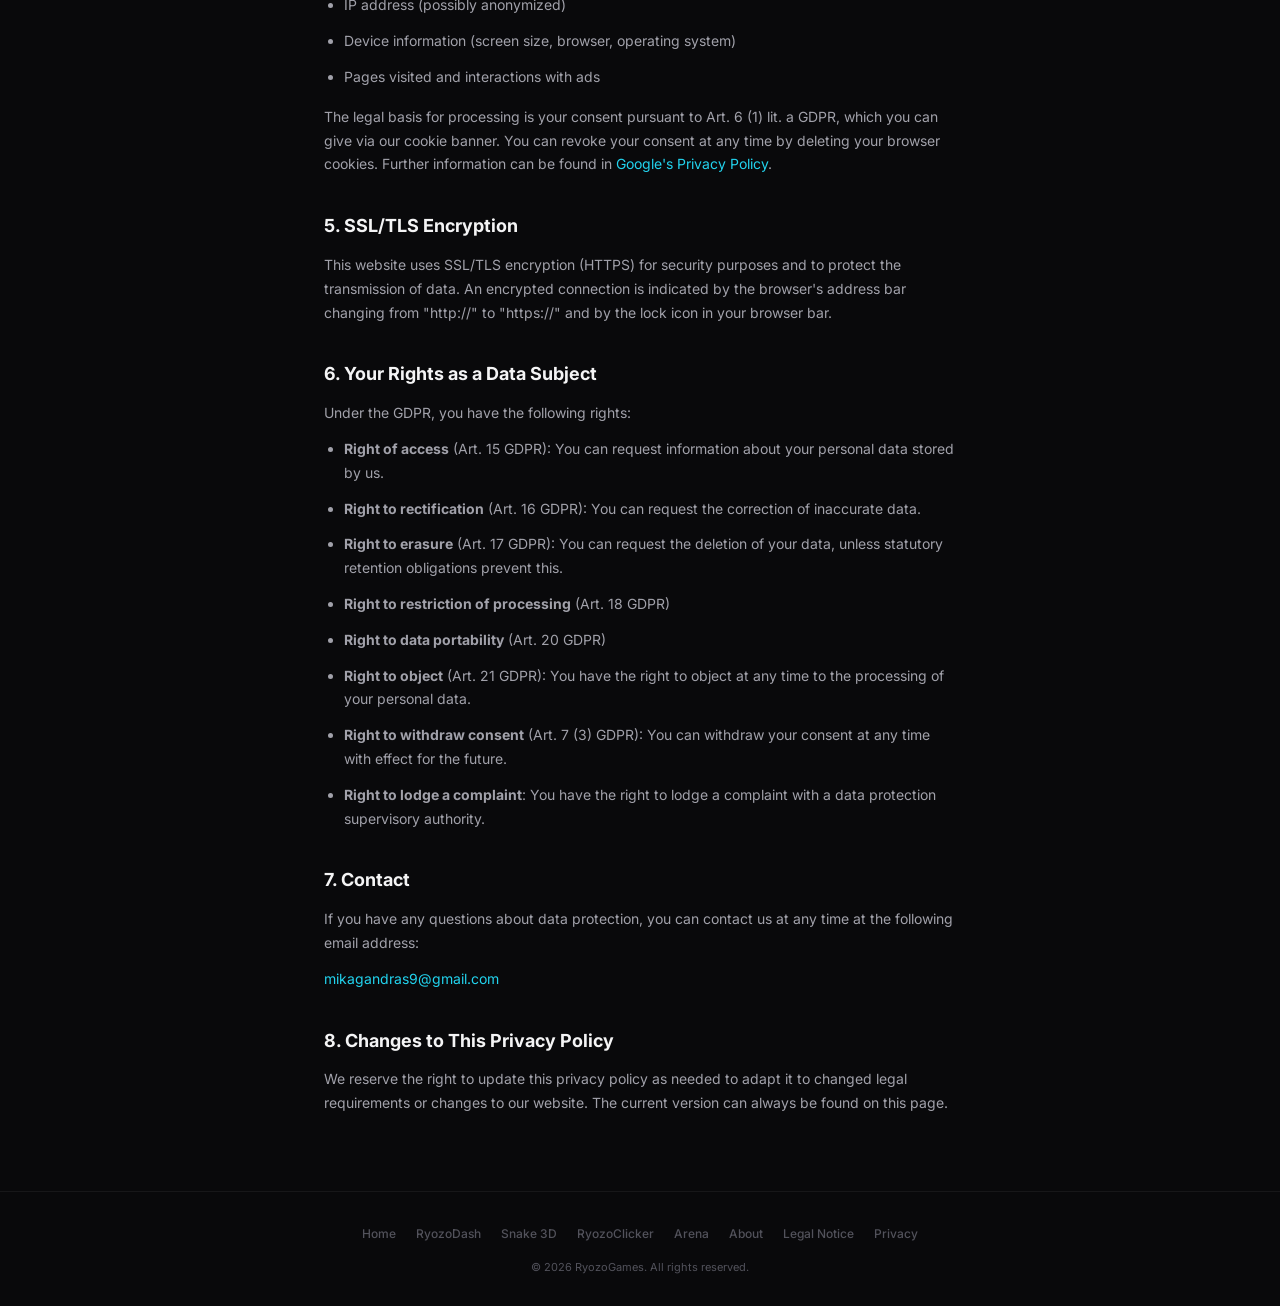
<file: datenschutz/index.html>
<!DOCTYPE html>
<html lang="en">
<head>
  <meta charset="UTF-8">
  <meta name="viewport" content="width=device-width, initial-scale=1.0">
  <title>Privacy Policy | RyozoGames</title>
  <meta name="description" content="Privacy policy for RyozoGames – information about data protection in accordance with GDPR.">
  <meta name="robots" content="index, follow">
  <meta name="theme-color" content="#09090b">
  <link rel="canonical" href="https://ryozogames.com/datenschutz/">
  <link rel="icon" type="image/svg+xml" href="/img/favicon.svg">

  <meta property="og:type" content="website">
  <meta property="og:title" content="Privacy Policy | RyozoGames">
  <meta property="og:description" content="Privacy policy for RyozoGames – information about data protection in accordance with GDPR.">
  <meta property="og:image" content="https://ryozogames.com/img/og-home.png">
  <meta property="og:url" content="https://ryozogames.com/datenschutz/">
  <meta property="og:site_name" content="RyozoGames">
  <meta property="og:locale" content="en_US">

  <link rel="stylesheet" href="/css/style.css">
</head>
<body>

  <header class="site-header">
    <nav class="nav-container" aria-label="Main navigation">
      <a href="/" class="nav-logo">RyozoGames</a>
      <button class="nav-toggle" aria-label="Open menu" aria-expanded="false">
        <span></span><span></span><span></span>
      </button>
      <ul class="nav-links">
        <li><a href="/">Home</a></li>
        <li><a href="/about/">About</a></li>
        <li><a href="/impressum/">Legal Notice</a></li>
        <li><a href="/datenschutz/" class="active">Privacy</a></li>
      </ul>
    </nav>
  </header>

  <main class="legal-page">
    <h1>Privacy Policy</h1>
    <p class="subtitle">Last updated: March 2026</p>

    <h2>1. Responsible Party</h2>
    <address>
      RyozoGames<br>
      E-Mail: mikagandras9@gmail.com
    </address>

    <h2>2. Overview of Data Processing</h2>
    <p>The following overview summarizes the types of data processed and the purposes of their processing, and refers to the data subjects.</p>

    <h2>3. Hosting</h2>
    <p>This website is hosted via <strong>GitHub Pages</strong> (GitHub Inc., 88 Colin P Kelly Jr St, San Francisco, CA 94107, USA). When visiting the website, technical data is automatically collected by the hosting provider:</p>
    <ul>
      <li>IP address of the accessing device</li>
      <li>Date and time of the request</li>
      <li>Requested page / file name</li>
      <li>Amount of data transferred</li>
      <li>Browser type and version</li>
      <li>Operating system</li>
      <li>Referrer URL</li>
    </ul>
    <p>Processing is carried out pursuant to Art. 6 (1) lit. f GDPR based on our legitimate interest in a secure and efficient provision of the website. GitHub may process this data in the USA. The <a href="https://docs.github.com/en/site-policy/privacy-policies/github-general-privacy-statement" target="_blank" rel="noopener">GitHub Privacy Policy</a> applies.</p>

    <h2>4. Cookies and LocalStorage</h2>
    <h3>4.1 LocalStorage</h3>
    <p>Our website uses your browser's LocalStorage for the following purposes:</p>
    <ul>
      <li><strong>Cookie consent</strong> (<code>ryozogames_cookies</code>): Stores your decision regarding cookie usage</li>
      <li><strong>Game settings</strong> (<code>ryozodash_difficulty</code>): Stores the selected difficulty level</li>
      <li><strong>High scores</strong> (<code>ryozodash_best_easy</code>, <code>ryozodash_best_normal</code>, <code>ryozodash_best_hard</code>): Stores your best scores per difficulty level</li>
      <li><strong>RyozoClicker save</strong> (<code>ryozoclicker_save</code>): Stores your game progress (coins, buildings, upgrades, achievements)</li>
    </ul>
    <p>This data is stored exclusively locally in your browser and is not transmitted to our or third-party servers. The legal basis is Art. 6 (1) lit. f GDPR (legitimate interest in the functionality of the website).</p>

    <h3>4.2 Third-Party Cookies (Google AdSense)</h3>
    <p>Advertisements on our website are served through <strong>Google AdSense</strong> (Google Ireland Limited, Gordon House, Barrow Street, Dublin 4, Ireland). Google AdSense uses cookies and similar technologies to display ads based on your interests and previous visits.</p>
    <p>The following data may be processed:</p>
    <ul>
      <li>Cookie identifiers</li>
      <li>IP address (possibly anonymized)</li>
      <li>Device information (screen size, browser, operating system)</li>
      <li>Pages visited and interactions with ads</li>
    </ul>
    <p>The legal basis for processing is your consent pursuant to Art. 6 (1) lit. a GDPR, which you can give via our cookie banner. You can revoke your consent at any time by deleting your browser cookies. Further information can be found in <a href="https://policies.google.com/privacy" target="_blank" rel="noopener">Google's Privacy Policy</a>.</p>

    <h2>5. SSL/TLS Encryption</h2>
    <p>This website uses SSL/TLS encryption (HTTPS) for security purposes and to protect the transmission of data. An encrypted connection is indicated by the browser's address bar changing from "http://" to "https://" and by the lock icon in your browser bar.</p>

    <h2>6. Your Rights as a Data Subject</h2>
    <p>Under the GDPR, you have the following rights:</p>
    <ul>
      <li><strong>Right of access</strong> (Art. 15 GDPR): You can request information about your personal data stored by us.</li>
      <li><strong>Right to rectification</strong> (Art. 16 GDPR): You can request the correction of inaccurate data.</li>
      <li><strong>Right to erasure</strong> (Art. 17 GDPR): You can request the deletion of your data, unless statutory retention obligations prevent this.</li>
      <li><strong>Right to restriction of processing</strong> (Art. 18 GDPR)</li>
      <li><strong>Right to data portability</strong> (Art. 20 GDPR)</li>
      <li><strong>Right to object</strong> (Art. 21 GDPR): You have the right to object at any time to the processing of your personal data.</li>
      <li><strong>Right to withdraw consent</strong> (Art. 7 (3) GDPR): You can withdraw your consent at any time with effect for the future.</li>
      <li><strong>Right to lodge a complaint</strong>: You have the right to lodge a complaint with a data protection supervisory authority.</li>
    </ul>

    <h2>7. Contact</h2>
    <p>If you have any questions about data protection, you can contact us at any time at the following email address:</p>
    <p><a href="mailto:mikagandras9@gmail.com">mikagandras9@gmail.com</a></p>

    <h2>8. Changes to This Privacy Policy</h2>
    <p>We reserve the right to update this privacy policy as needed to adapt it to changed legal requirements or changes to our website. The current version can always be found on this page.</p>
  </main>

  <footer class="site-footer">
    <nav class="footer-links" aria-label="Footer navigation">
      <a href="/">Home</a>
      <a href="/ryozodash/">RyozoDash</a>
      <a href="/snake3d/">Snake 3D</a>
      <a href="/ryozoclicker/">RyozoClicker</a>
      <a href="/arena/">Arena</a>
      <a href="/about/">About</a>
      <a href="/impressum/">Legal Notice</a>
      <a href="/datenschutz/">Privacy</a>
    </nav>
    <p class="footer-copy">&copy; 2026 RyozoGames. All rights reserved.</p>
  </footer>

  <script src="/js/main.js"></script>

  <script src="/js/auth.js"></script>
</body>
</html>
</file>
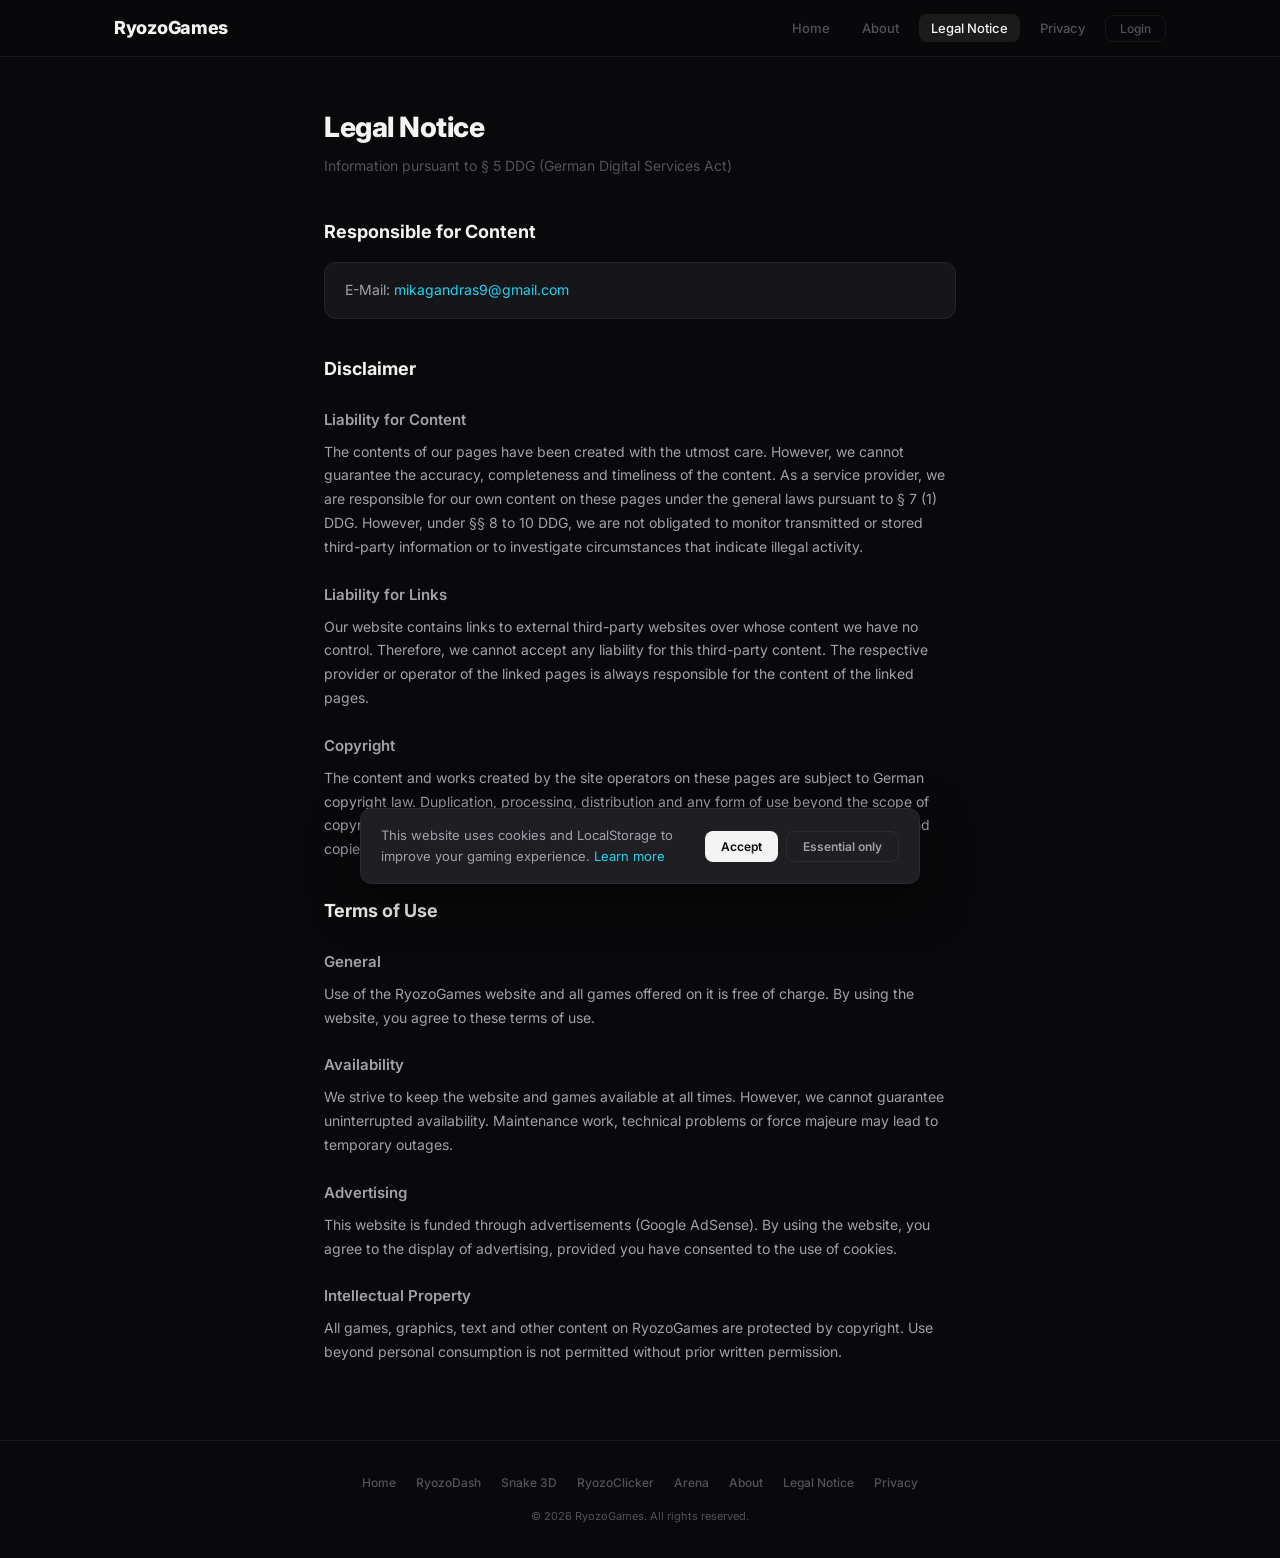
<file: impressum/index.html>
<!DOCTYPE html>
<html lang="en">
<head>
  <meta charset="UTF-8">
  <meta name="viewport" content="width=device-width, initial-scale=1.0">
  <title>Legal Notice | RyozoGames</title>
  <meta name="description" content="Legal notice and terms of use for RyozoGames – responsible party, liability, terms of service.">
  <meta name="robots" content="index, follow">
  <meta name="theme-color" content="#09090b">
  <link rel="canonical" href="https://ryozogames.com/impressum/">
  <link rel="icon" type="image/svg+xml" href="/img/favicon.svg">

  <meta property="og:type" content="website">
  <meta property="og:title" content="Legal Notice | RyozoGames">
  <meta property="og:description" content="Legal notice and terms of use for RyozoGames.">
  <meta property="og:image" content="https://ryozogames.com/img/og-home.png">
  <meta property="og:url" content="https://ryozogames.com/impressum/">
  <meta property="og:site_name" content="RyozoGames">
  <meta property="og:locale" content="en_US">

  <link rel="stylesheet" href="/css/style.css">
</head>
<body>

  <header class="site-header">
    <nav class="nav-container" aria-label="Main navigation">
      <a href="/" class="nav-logo">RyozoGames</a>
      <button class="nav-toggle" aria-label="Open menu" aria-expanded="false">
        <span></span><span></span><span></span>
      </button>
      <ul class="nav-links">
        <li><a href="/">Home</a></li>
        <li><a href="/about/">About</a></li>
        <li><a href="/impressum/" class="active">Legal Notice</a></li>
        <li><a href="/datenschutz/">Privacy</a></li>
      </ul>
    </nav>
  </header>

  <main class="legal-page">
    <h1>Legal Notice</h1>
    <p class="subtitle">Information pursuant to § 5 DDG (German Digital Services Act)</p>

    <h2>Responsible for Content</h2>
    <address>
      E-Mail: <a href="mailto:mikagandras9@gmail.com">mikagandras9@gmail.com</a>
    </address>

    <h2>Disclaimer</h2>

    <h3>Liability for Content</h3>
    <p>The contents of our pages have been created with the utmost care. However, we cannot guarantee the accuracy, completeness and timeliness of the content. As a service provider, we are responsible for our own content on these pages under the general laws pursuant to § 7 (1) DDG. However, under §§ 8 to 10 DDG, we are not obligated to monitor transmitted or stored third-party information or to investigate circumstances that indicate illegal activity.</p>

    <h3>Liability for Links</h3>
    <p>Our website contains links to external third-party websites over whose content we have no control. Therefore, we cannot accept any liability for this third-party content. The respective provider or operator of the linked pages is always responsible for the content of the linked pages.</p>

    <h3>Copyright</h3>
    <p>The content and works created by the site operators on these pages are subject to German copyright law. Duplication, processing, distribution and any form of use beyond the scope of copyright law require the written consent of the respective author or creator. Downloads and copies of this site are only permitted for private, non-commercial use.</p>

    <h2>Terms of Use</h2>

    <h3>General</h3>
    <p>Use of the RyozoGames website and all games offered on it is free of charge. By using the website, you agree to these terms of use.</p>

    <h3>Availability</h3>
    <p>We strive to keep the website and games available at all times. However, we cannot guarantee uninterrupted availability. Maintenance work, technical problems or force majeure may lead to temporary outages.</p>

    <h3>Advertising</h3>
    <p>This website is funded through advertisements (Google AdSense). By using the website, you agree to the display of advertising, provided you have consented to the use of cookies.</p>

    <h3>Intellectual Property</h3>
    <p>All games, graphics, text and other content on RyozoGames are protected by copyright. Use beyond personal consumption is not permitted without prior written permission.</p>
  </main>

  <footer class="site-footer">
    <nav class="footer-links" aria-label="Footer navigation">
      <a href="/">Home</a>
      <a href="/ryozodash/">RyozoDash</a>
      <a href="/snake3d/">Snake 3D</a>
      <a href="/ryozoclicker/">RyozoClicker</a>
      <a href="/arena/">Arena</a>
      <a href="/about/">About</a>
      <a href="/impressum/">Legal Notice</a>
      <a href="/datenschutz/">Privacy</a>
    </nav>
    <p class="footer-copy">&copy; 2026 RyozoGames. All rights reserved.</p>
  </footer>

  <script src="/js/main.js"></script>

  <script src="/js/auth.js"></script>
</body>
</html>
</file>
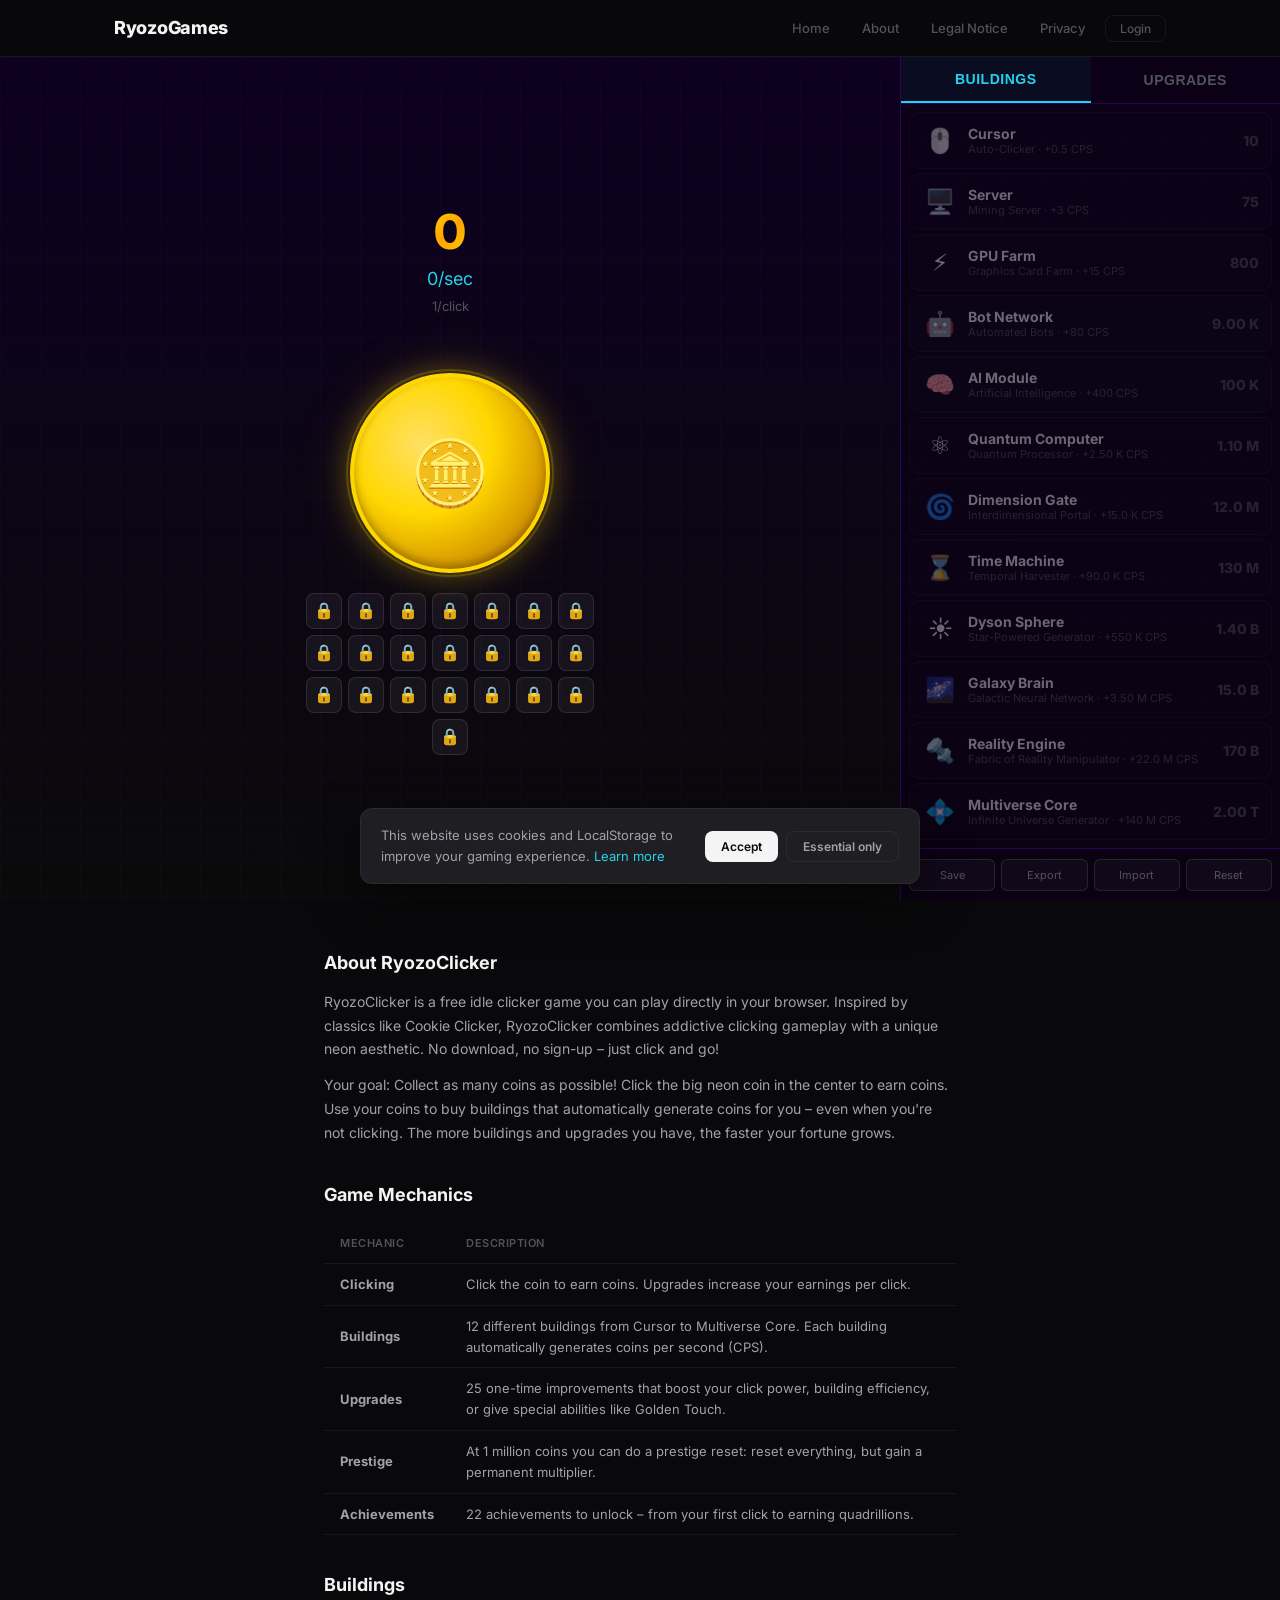
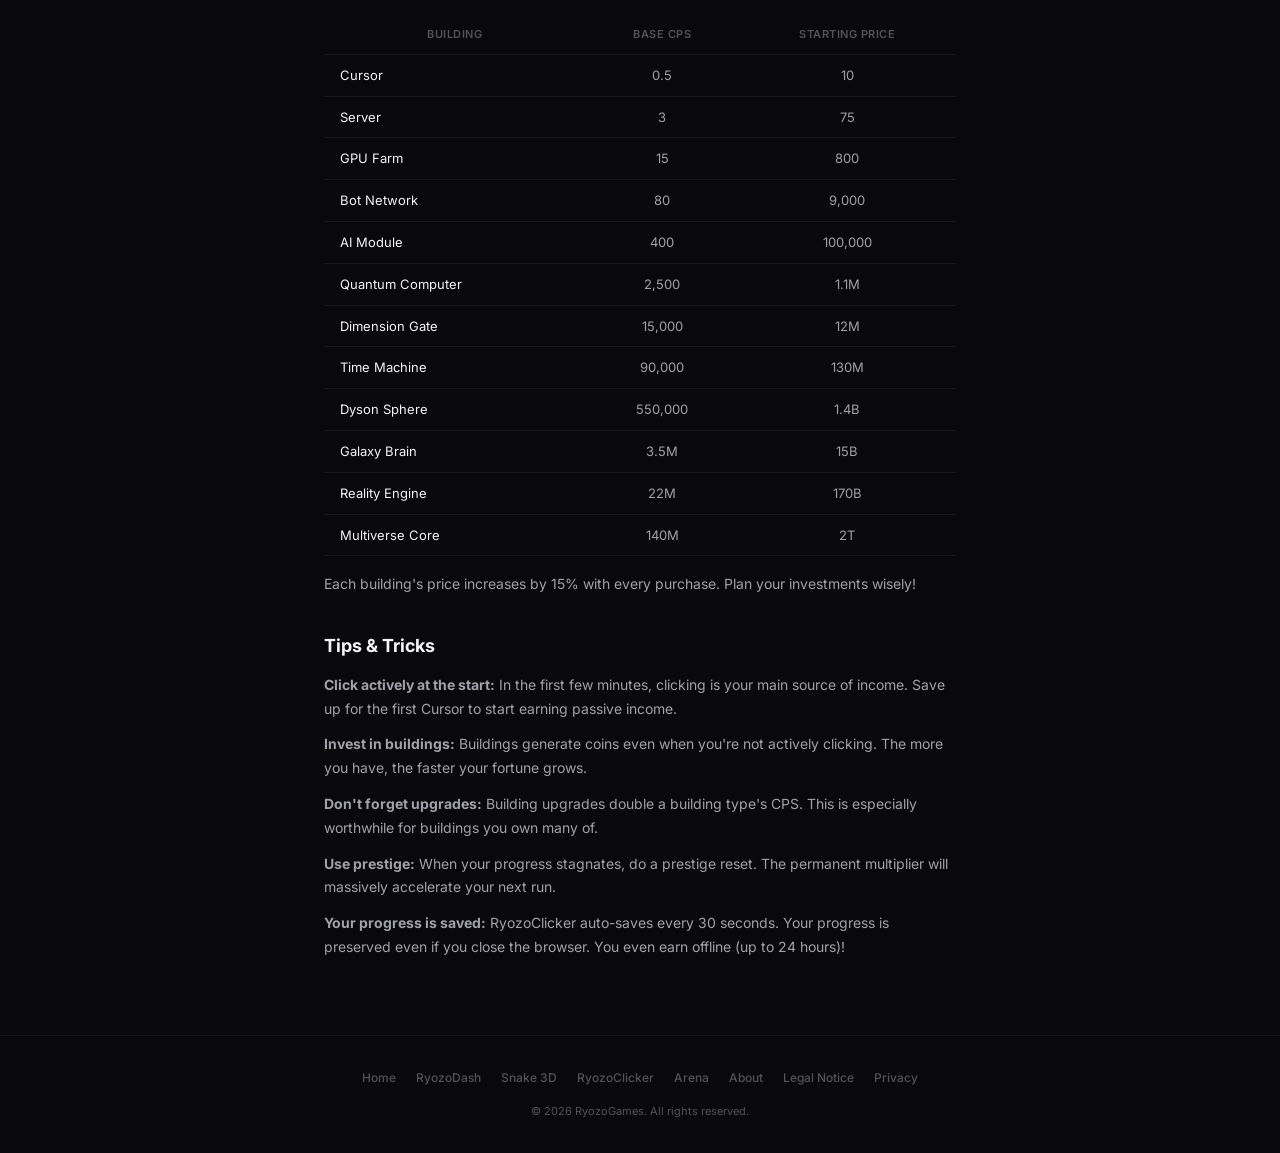
<file: ryozoclicker/index.html>
<!DOCTYPE html>
<html lang="en">
<head>
  <meta charset="UTF-8">
  <meta name="viewport" content="width=device-width, initial-scale=1.0, user-scalable=no">
  <title>RyozoClicker – Free Idle Clicker Game | RyozoGames</title>
  <meta name="description" content="Play RyozoClicker for free in your browser – a neon idle clicker game with buildings, upgrades, achievements and a prestige system. Click your way to billions!">
  <meta name="robots" content="index, follow">
  <link rel="canonical" href="https://ryozogames.com/ryozoclicker/">

  <meta property="og:type" content="game">
  <meta property="og:title" content="RyozoClicker – Free Idle Clicker Game">
  <meta property="og:description" content="Free idle clicker game with neon aesthetics. Click coins, buy buildings, unlock upgrades!">
  <meta property="og:url" content="https://ryozogames.com/ryozoclicker/">
  <meta property="og:image" content="https://ryozogames.com/img/og-ryozoclicker.png">
  <meta property="og:image:width" content="1200">
  <meta property="og:image:height" content="630">
  <meta property="og:site_name" content="RyozoGames">
  <meta property="og:locale" content="en_US">

  <meta name="twitter:card" content="summary_large_image">
  <meta name="twitter:title" content="RyozoClicker – Free Idle Clicker Game">
  <meta name="twitter:description" content="Free idle clicker game with neon aesthetics. Play directly in your browser.">
  <meta name="twitter:image" content="https://ryozogames.com/img/og-ryozoclicker.png">

  <link rel="icon" type="image/svg+xml" href="/img/favicon.svg">
  <meta name="theme-color" content="#09090b">

  <script type="application/ld+json">
  {
    "@context": "https://schema.org",
    "@type": "VideoGame",
    "name": "RyozoClicker",
    "description": "A neon idle clicker game with buildings, upgrades, achievements and a prestige system. Click coins, buy generators and become a billionaire.",
    "url": "https://ryozogames.com/ryozoclicker/",
    "genre": ["Idle Game", "Clicker"],
    "gamePlatform": "Web Browser",
    "operatingSystem": "Any",
    "applicationCategory": "Game",
    "offers": {
      "@type": "Offer",
      "price": "0",
      "priceCurrency": "USD"
    }
  }
  </script>

  <link rel="stylesheet" href="/css/style.css">
  <style>
    /* ===== RYOZOCLICKER STYLES ===== */
    .clicker-game {
      display: flex;
      height: calc(100vh - var(--nav-height));
      background: linear-gradient(180deg, #0d0020 0%, #0a0a0a 100%);
      position: relative;
      overflow: hidden;
    }

    .clicker-game::before {
      content: '';
      position: absolute;
      inset: 0;
      background-image:
        linear-gradient(rgba(136, 0, 255, 0.05) 1px, transparent 1px),
        linear-gradient(90deg, rgba(136, 0, 255, 0.05) 1px, transparent 1px);
      background-size: 40px 40px;
      pointer-events: none;
    }

    .clicker-left {
      flex: 1;
      display: flex;
      flex-direction: column;
      align-items: center;
      justify-content: center;
      padding: 20px;
      position: relative;
      min-height: 0;
      overflow-y: auto;
    }

    .clicker-stats {
      text-align: center;
      margin-bottom: 24px;
      position: relative;
      z-index: 1;
    }

    .coin-display {
      font-size: clamp(28px, 5vw, 48px);
      font-weight: 800;
      background: linear-gradient(135deg, #FFD700, #FFA500, #FFD700);
      -webkit-background-clip: text;
      -webkit-text-fill-color: transparent;
      background-clip: text;
      line-height: 1.2;
    }

    .cps-display {
      font-size: clamp(14px, 2vw, 18px);
      color: var(--accent-cyan);
      margin-top: 4px;
    }

    .cpc-display {
      font-size: 13px;
      color: var(--text-muted);
      margin-top: 2px;
    }

    .prestige-display {
      font-size: 13px;
      color: var(--accent-magenta);
      margin-top: 4px;
      min-height: 18px;
    }

    #clickArea {
      position: relative;
      width: 200px;
      height: 200px;
      margin: 10px 0 20px;
      z-index: 1;
    }

    #coinBtn {
      width: 200px;
      height: 200px;
      border-radius: 50%;
      border: 4px solid #FFD700;
      background: radial-gradient(circle at 35% 35%, #FFE066, #FFD700 40%, #CC8800 80%, #996600);
      cursor: pointer;
      font-size: 64px;
      display: flex;
      align-items: center;
      justify-content: center;
      transition: transform 0.08s;
      box-shadow:
        0 0 30px rgba(255, 215, 0, 0.3),
        0 0 60px rgba(255, 215, 0, 0.15),
        inset 0 -4px 8px rgba(0, 0, 0, 0.3);
      user-select: none;
      -webkit-tap-highlight-color: transparent;
      position: relative;
    }

    #coinBtn::after {
      content: '';
      position: absolute;
      inset: -8px;
      border-radius: 50%;
      border: 2px solid rgba(255, 215, 0, 0.2);
      animation: coinPulse 2s ease-in-out infinite;
    }

    @keyframes coinPulse {
      0%, 100% { transform: scale(1); opacity: 0.5; }
      50% { transform: scale(1.08); opacity: 1; }
    }

    #coinBtn:hover {
      transform: scale(1.05);
      box-shadow:
        0 0 40px rgba(255, 215, 0, 0.5),
        0 0 80px rgba(255, 215, 0, 0.25),
        inset 0 -4px 8px rgba(0, 0, 0, 0.3);
    }

    #coinBtn:active, #coinBtn.clicked {
      transform: scale(0.92);
    }

    .click-particle {
      position: absolute;
      font-size: 18px;
      font-weight: 800;
      color: #FFD700;
      text-shadow: 0 0 8px rgba(255, 215, 0, 0.8);
      pointer-events: none;
      animation: particleFly 1s ease-out forwards;
      z-index: 10;
    }

    @keyframes particleFly {
      0% { opacity: 1; transform: translateY(0) translateX(0) scale(1); }
      100% { opacity: 0; transform: translateY(-80px) translateX(var(--dx, 0px)) scale(0.6); }
    }

    .achievement-popup {
      position: fixed;
      top: 80px;
      left: 50%;
      transform: translateX(-50%) translateY(-20px);
      background: rgba(26, 0, 51, 0.95);
      border: 1px solid var(--accent-magenta);
      border-radius: 12px;
      padding: 12px 24px;
      color: white;
      font-size: 14px;
      z-index: 9999;
      opacity: 0;
      transition: opacity 0.3s, transform 0.3s;
      box-shadow: 0 0 20px rgba(255, 0, 255, 0.3);
      white-space: nowrap;
    }

    .achievement-popup.show {
      opacity: 1;
      transform: translateX(-50%) translateY(0);
    }

    .clicker-achievements {
      display: flex;
      flex-wrap: wrap;
      gap: 6px;
      justify-content: center;
      max-width: 300px;
      position: relative;
      z-index: 1;
    }

    .ach-badge {
      width: 36px;
      height: 36px;
      border-radius: 8px;
      background: rgba(255, 255, 255, 0.05);
      border: 1px solid rgba(255, 255, 255, 0.1);
      display: flex;
      align-items: center;
      justify-content: center;
      font-size: 16px;
      cursor: default;
      transition: transform 0.15s, border-color 0.15s;
    }

    .ach-badge.unlocked {
      border-color: var(--accent-magenta);
      box-shadow: 0 0 8px rgba(255, 0, 255, 0.2);
    }

    .ach-badge:hover { transform: scale(1.15); }

    #prestigeBtn {
      display: none;
      margin-top: 16px;
      padding: 10px 24px;
      border-radius: 25px;
      border: 2px solid var(--accent-magenta);
      background: rgba(255, 0, 255, 0.1);
      color: var(--accent-magenta);
      font-size: 14px;
      font-weight: 700;
      cursor: pointer;
      transition: all 0.2s;
      z-index: 1;
    }

    #prestigeBtn:hover {
      background: rgba(255, 0, 255, 0.2);
      box-shadow: 0 0 20px rgba(255, 0, 255, 0.3);
    }

    .clicker-right {
      width: 380px;
      height: 100%;
      background: rgba(10, 0, 20, 0.8);
      border-left: 1px solid var(--border-glow);
      display: flex;
      flex-direction: column;
      position: relative;
      z-index: 1;
    }

    .shop-tabs {
      display: flex;
      border-bottom: 1px solid var(--border-glow);
      flex-shrink: 0;
    }

    .tab-btn {
      flex: 1;
      padding: 14px;
      border: none;
      background: transparent;
      color: var(--text-muted);
      font-size: 14px;
      font-weight: 700;
      cursor: pointer;
      transition: all 0.2s;
      text-transform: uppercase;
      letter-spacing: 0.5px;
    }

    .tab-btn:hover {
      color: var(--text-secondary);
      background: rgba(136, 0, 255, 0.05);
    }

    .tab-btn.active {
      color: var(--accent-cyan);
      border-bottom: 2px solid var(--accent-cyan);
      background: rgba(0, 240, 255, 0.05);
    }

    .shop-panel {
      flex: 1;
      overflow-y: auto;
      padding: 8px;
    }

    .shop-panel::-webkit-scrollbar { width: 6px; }
    .shop-panel::-webkit-scrollbar-track { background: transparent; }
    .shop-panel::-webkit-scrollbar-thumb { background: rgba(136, 0, 255, 0.3); border-radius: 3px; }

    .shop-item {
      display: flex;
      align-items: center;
      justify-content: space-between;
      width: 100%;
      padding: 12px;
      margin-bottom: 4px;
      border: 1px solid rgba(255, 255, 255, 0.06);
      border-radius: 10px;
      background: rgba(255, 255, 255, 0.02);
      cursor: pointer;
      transition: all 0.15s;
      text-align: left;
      color: white;
      font-family: inherit;
      font-size: inherit;
    }

    .shop-item:hover:not(.locked) {
      background: rgba(0, 240, 255, 0.06);
      border-color: rgba(0, 240, 255, 0.2);
    }

    .shop-item.locked { opacity: 0.4; cursor: default; }

    .shop-item-left {
      display: flex;
      align-items: center;
      gap: 10px;
      flex: 1;
      min-width: 0;
    }

    .shop-icon { font-size: 24px; width: 36px; text-align: center; flex-shrink: 0; }
    .shop-name { font-weight: 700; font-size: 14px; white-space: nowrap; }
    .shop-count { color: var(--accent-cyan); font-size: 12px; margin-left: 4px; }
    .shop-desc { font-size: 11px; color: var(--text-muted); white-space: nowrap; overflow: hidden; text-overflow: ellipsis; }
    .shop-price { font-weight: 800; font-size: 14px; color: var(--text-muted); white-space: nowrap; padding-left: 8px; }
    .shop-price.affordable { color: #FFD700; text-shadow: 0 0 6px rgba(255, 215, 0, 0.4); }
    .upgrade-item .shop-icon { color: var(--accent-green); }
    .shop-empty { text-align: center; color: var(--text-muted); padding: 30px; font-size: 14px; }

    .save-bar {
      display: flex;
      gap: 6px;
      padding: 10px 8px;
      border-top: 1px solid var(--border-glow);
      flex-shrink: 0;
    }

    .save-bar button {
      flex: 1;
      padding: 8px 4px;
      border-radius: 6px;
      border: 1px solid rgba(255, 255, 255, 0.1);
      background: rgba(255, 255, 255, 0.03);
      color: var(--text-muted);
      font-size: 11px;
      cursor: pointer;
      transition: all 0.15s;
      font-family: inherit;
    }

    .save-bar button:hover {
      background: rgba(255, 255, 255, 0.08);
      color: var(--text-secondary);
    }

    @media (max-width: 768px) {
      .clicker-game { flex-direction: column; height: auto; min-height: calc(100vh - var(--nav-height)); }
      .clicker-left { min-height: 340px; padding: 16px; overflow-y: visible; }
      #clickArea { width: 160px; height: 160px; margin: 8px 0 16px; }
      #coinBtn { width: 160px; height: 160px; font-size: 52px; }
      .clicker-right { width: 100%; height: auto; border-left: none; border-top: 1px solid var(--border-glow); max-height: 50vh; }
      .shop-panel { max-height: 40vh; }
    }

    @media (max-width: 400px) {
      #clickArea { width: 140px; height: 140px; }
      #coinBtn { width: 140px; height: 140px; font-size: 44px; }
      .coin-display { font-size: 24px; }
    }
  </style>
</head>
<body>

  <header class="site-header">
    <nav class="nav-container" aria-label="Main navigation">
      <a href="/" class="nav-logo">RyozoGames</a>
      <button class="nav-toggle" aria-label="Open menu" aria-expanded="false">
        <span></span><span></span><span></span>
      </button>
      <ul class="nav-links">
        <li><a href="/">Home</a></li>
        <li><a href="/about/">About</a></li>
        <li><a href="/impressum/">Legal Notice</a></li>
        <li><a href="/datenschutz/">Privacy</a></li>
      </ul>
    </nav>
  </header>

  <main>
    <div class="clicker-game">
      <div class="clicker-left">
        <div class="clicker-stats">
          <div class="coin-display" id="coinCount">0</div>
          <div class="cps-display" id="cpsCount">0/sec</div>
          <div class="cpc-display" id="cpcCount">1/click</div>
          <div class="prestige-display" id="prestigeInfo"></div>
        </div>

        <div id="clickArea">
          <div id="coinBtn">&#x1FA99;</div>
        </div>

        <div class="clicker-achievements" id="achievementList"></div>
        <button id="prestigeBtn"></button>
      </div>

      <div class="clicker-right">
        <div class="shop-tabs">
          <button class="tab-btn active" data-tab="buildings">Buildings</button>
          <button class="tab-btn" data-tab="upgrades">Upgrades</button>
        </div>

        <div class="shop-panel" id="buildingPanel">
          <div id="buildingList"></div>
        </div>

        <div class="shop-panel" id="upgradePanel" style="display:none;">
          <div id="upgradeList"></div>
        </div>

        <div class="save-bar">
          <button id="saveBtn">Save</button>
          <button id="exportBtn">Export</button>
          <button id="importBtn">Import</button>
          <button id="resetBtn">Reset</button>
        </div>
      </div>
    </div>

    <article class="game-content">
      <h2>About RyozoClicker</h2>
      <p>RyozoClicker is a free idle clicker game you can play directly in your browser. Inspired by classics like Cookie Clicker, RyozoClicker combines addictive clicking gameplay with a unique neon aesthetic. No download, no sign-up – just click and go!</p>
      <p>Your goal: Collect as many coins as possible! Click the big neon coin in the center to earn coins. Use your coins to buy buildings that automatically generate coins for you – even when you're not clicking. The more buildings and upgrades you have, the faster your fortune grows.</p>

      <h2>Game Mechanics</h2>
      <table class="controls-table">
        <thead>
          <tr><th>Mechanic</th><th>Description</th></tr>
        </thead>
        <tbody>
          <tr><td><strong>Clicking</strong></td><td>Click the coin to earn coins. Upgrades increase your earnings per click.</td></tr>
          <tr><td><strong>Buildings</strong></td><td>12 different buildings from Cursor to Multiverse Core. Each building automatically generates coins per second (CPS).</td></tr>
          <tr><td><strong>Upgrades</strong></td><td>25 one-time improvements that boost your click power, building efficiency, or give special abilities like Golden Touch.</td></tr>
          <tr><td><strong>Prestige</strong></td><td>At 1 million coins you can do a prestige reset: reset everything, but gain a permanent multiplier.</td></tr>
          <tr><td><strong>Achievements</strong></td><td>22 achievements to unlock – from your first click to earning quadrillions.</td></tr>
        </tbody>
      </table>

      <h2>Buildings</h2>
      <table class="diff-table">
        <thead>
          <tr><th>Building</th><th>Base CPS</th><th>Starting Price</th></tr>
        </thead>
        <tbody>
          <tr><td>Cursor</td><td>0.5</td><td>10</td></tr>
          <tr><td>Server</td><td>3</td><td>75</td></tr>
          <tr><td>GPU Farm</td><td>15</td><td>800</td></tr>
          <tr><td>Bot Network</td><td>80</td><td>9,000</td></tr>
          <tr><td>AI Module</td><td>400</td><td>100,000</td></tr>
          <tr><td>Quantum Computer</td><td>2,500</td><td>1.1M</td></tr>
          <tr><td>Dimension Gate</td><td>15,000</td><td>12M</td></tr>
          <tr><td>Time Machine</td><td>90,000</td><td>130M</td></tr>
          <tr><td>Dyson Sphere</td><td>550,000</td><td>1.4B</td></tr>
          <tr><td>Galaxy Brain</td><td>3.5M</td><td>15B</td></tr>
          <tr><td>Reality Engine</td><td>22M</td><td>170B</td></tr>
          <tr><td>Multiverse Core</td><td>140M</td><td>2T</td></tr>
        </tbody>
      </table>
      <p>Each building's price increases by 15% with every purchase. Plan your investments wisely!</p>

      <h2>Tips & Tricks</h2>
      <p><strong>Click actively at the start:</strong> In the first few minutes, clicking is your main source of income. Save up for the first Cursor to start earning passive income.</p>
      <p><strong>Invest in buildings:</strong> Buildings generate coins even when you're not actively clicking. The more you have, the faster your fortune grows.</p>
      <p><strong>Don't forget upgrades:</strong> Building upgrades double a building type's CPS. This is especially worthwhile for buildings you own many of.</p>
      <p><strong>Use prestige:</strong> When your progress stagnates, do a prestige reset. The permanent multiplier will massively accelerate your next run.</p>
      <p><strong>Your progress is saved:</strong> RyozoClicker auto-saves every 30 seconds. Your progress is preserved even if you close the browser. You even earn offline (up to 24 hours)!</p>
    </article>
  </main>

  <footer class="site-footer">
    <nav class="footer-links" aria-label="Footer navigation">
      <a href="/">Home</a>
      <a href="/ryozodash/">RyozoDash</a>
      <a href="/snake3d/">Snake 3D</a>
      <a href="/ryozoclicker/">RyozoClicker</a>
      <a href="/arena/">Arena</a>
      <a href="/about/">About</a>
      <a href="/impressum/">Legal Notice</a>
      <a href="/datenschutz/">Privacy</a>
    </nav>
    <p class="footer-copy">&copy; 2026 RyozoGames. All rights reserved.</p>
  </footer>

  <script src="/js/main.js"></script>

  <script src="/js/auth.js"></script>
  <script src="game.js"></script>
</body>
</html>
</file>
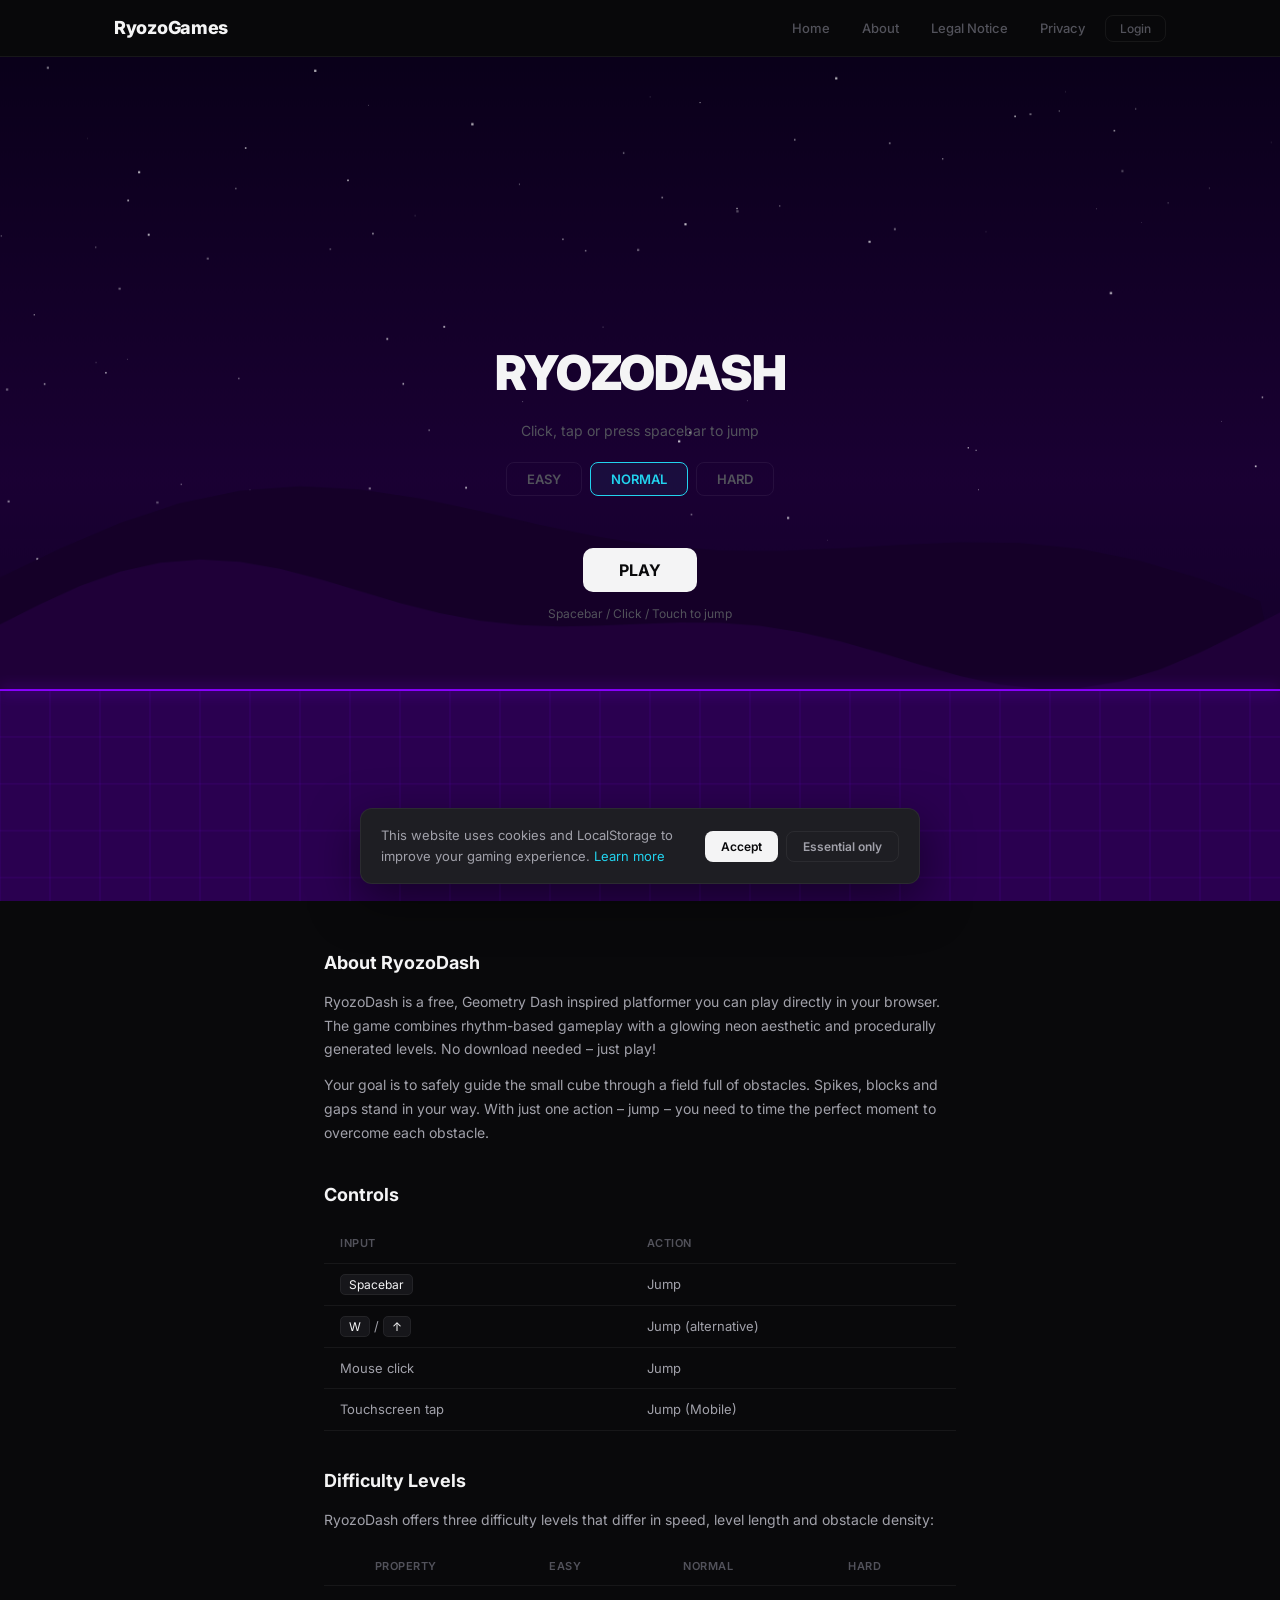
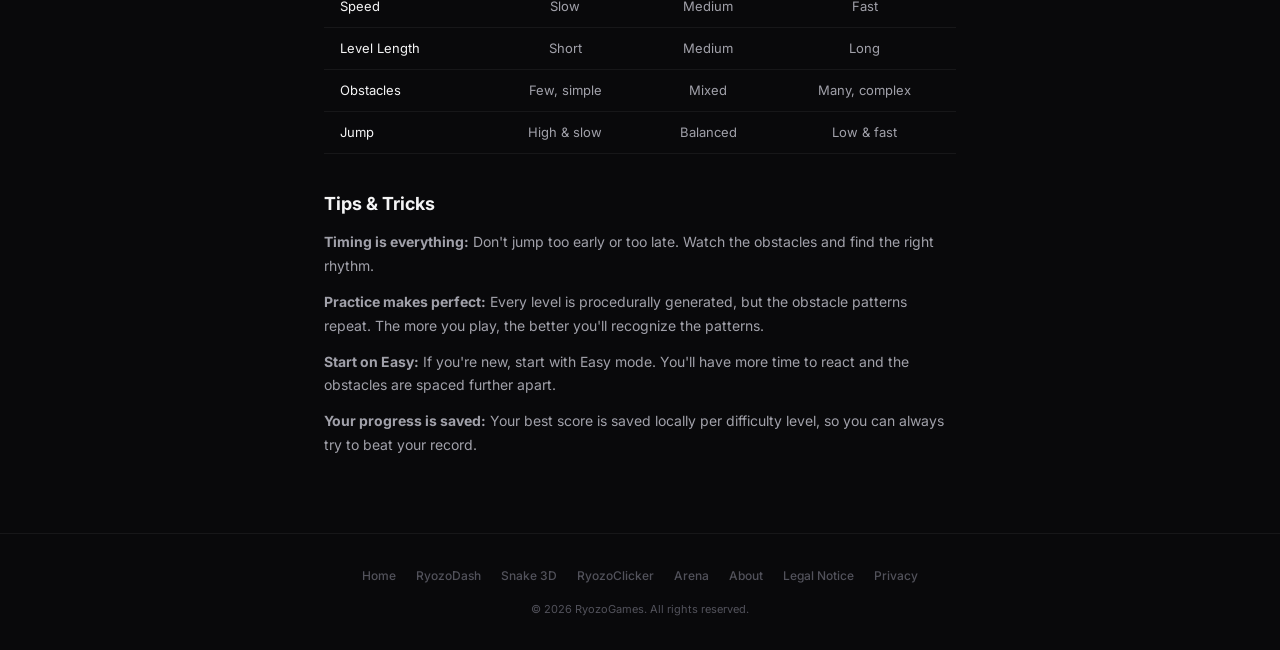
<file: ryozodash/index.html>
<!DOCTYPE html>
<html lang="en">
<head>
  <meta charset="UTF-8">
  <meta name="viewport" content="width=device-width, initial-scale=1.0, user-scalable=no">
  <title>RyozoDash – Play Geometry Dash in Browser | RyozoGames</title>
  <meta name="description" content="Play RyozoDash for free in your browser – a Geometry Dash inspired platformer with neon graphics, three difficulty levels and procedurally generated levels.">
  <meta name="robots" content="index, follow">
  <link rel="canonical" href="https://ryozogames.com/ryozodash/">

  <meta property="og:type" content="game">
  <meta property="og:title" content="RyozoDash – Geometry Dash in Browser">
  <meta property="og:description" content="Free Geometry Dash inspired platformer with neon graphics and three difficulty levels.">
  <meta property="og:url" content="https://ryozogames.com/ryozodash/">
  <meta property="og:image" content="https://ryozogames.com/img/og-ryozodash.png">
  <meta property="og:image:width" content="1200">
  <meta property="og:image:height" content="630">
  <meta property="og:site_name" content="RyozoGames">
  <meta property="og:locale" content="en_US">

  <meta name="twitter:card" content="summary_large_image">
  <meta name="twitter:title" content="RyozoDash – Geometry Dash in Browser">
  <meta name="twitter:description" content="Free Geometry Dash platformer – play directly in your browser.">
  <meta name="twitter:image" content="https://ryozogames.com/img/og-ryozodash.png">

  <link rel="icon" type="image/svg+xml" href="/img/favicon.svg">
  <meta name="theme-color" content="#09090b">

  <script type="application/ld+json">
  {
    "@context": "https://schema.org",
    "@type": "VideoGame",
    "name": "RyozoDash",
    "description": "A Geometry Dash inspired platformer with neon graphics, procedurally generated levels and three difficulty levels.",
    "url": "https://ryozogames.com/ryozodash/",
    "genre": ["Platformer", "Rhythm Game"],
    "gamePlatform": "Web Browser",
    "operatingSystem": "Any",
    "applicationCategory": "Game",
    "offers": {
      "@type": "Offer",
      "price": "0",
      "priceCurrency": "USD"
    }
  }
  </script>

  <link rel="stylesheet" href="/css/style.css">
</head>
<body>

  <header class="site-header">
    <nav class="nav-container" aria-label="Main navigation">
      <a href="/" class="nav-logo">RyozoGames</a>
      <button class="nav-toggle" aria-label="Open menu" aria-expanded="false">
        <span></span><span></span><span></span>
      </button>
      <ul class="nav-links">
        <li><a href="/">Home</a></li>
        <li><a href="/about/">About</a></li>
        <li><a href="/impressum/">Legal Notice</a></li>
        <li><a href="/datenschutz/">Privacy</a></li>
      </ul>
    </nav>
  </header>

  <main>
    <div class="game-wrapper">
      <canvas id="game"></canvas>

      <div class="game-ui">
        <div class="game-hud" id="hud" style="display:none;">
          <span class="attempt" id="attemptText">Attempt 1</span>
          <div id="percentText">0%</div>
        </div>
        <div id="progressBar"></div>

        <div id="startScreen">
          <h1>RYOZODASH</h1>
          <p class="sub">Click, tap or press spacebar to jump</p>
          <div class="difficulty-select">
            <button class="diff-btn" data-diff="easy">EASY</button>
            <button class="diff-btn selected" data-diff="normal">NORMAL</button>
            <button class="diff-btn" data-diff="hard">HARD</button>
          </div>
          <div class="best-display" id="bestDisplay"></div>
          <button class="game-btn" id="playBtn">PLAY</button>
          <p class="controls-hint">Spacebar / Click / Touch to jump</p>
        </div>

        <div id="deathScreen" style="display:none;">
          <h2>CRASH!</h2>
          <p class="score" id="scoreText">0%</p>
          <p class="best" id="bestText">Best: 0%</p>
          <button class="game-btn" id="retryBtn">RETRY</button>
        </div>
      </div>
    </div>

    <article class="game-content">
      <h2>About RyozoDash</h2>
      <p>RyozoDash is a free, Geometry Dash inspired platformer you can play directly in your browser. The game combines rhythm-based gameplay with a glowing neon aesthetic and procedurally generated levels. No download needed – just play!</p>
      <p>Your goal is to safely guide the small cube through a field full of obstacles. Spikes, blocks and gaps stand in your way. With just one action – jump – you need to time the perfect moment to overcome each obstacle.</p>

      <h2>Controls</h2>
      <table class="controls-table">
        <thead>
          <tr><th>Input</th><th>Action</th></tr>
        </thead>
        <tbody>
          <tr><td><kbd>Spacebar</kbd></td><td>Jump</td></tr>
          <tr><td><kbd>W</kbd> / <kbd>&#x2191;</kbd></td><td>Jump (alternative)</td></tr>
          <tr><td>Mouse click</td><td>Jump</td></tr>
          <tr><td>Touchscreen tap</td><td>Jump (Mobile)</td></tr>
        </tbody>
      </table>

      <h2>Difficulty Levels</h2>
      <p>RyozoDash offers three difficulty levels that differ in speed, level length and obstacle density:</p>
      <table class="diff-table">
        <thead>
          <tr><th>Property</th><th>Easy</th><th>Normal</th><th>Hard</th></tr>
        </thead>
        <tbody>
          <tr><td>Speed</td><td>Slow</td><td>Medium</td><td>Fast</td></tr>
          <tr><td>Level Length</td><td>Short</td><td>Medium</td><td>Long</td></tr>
          <tr><td>Obstacles</td><td>Few, simple</td><td>Mixed</td><td>Many, complex</td></tr>
          <tr><td>Jump</td><td>High &amp; slow</td><td>Balanced</td><td>Low &amp; fast</td></tr>
        </tbody>
      </table>

      <h2>Tips & Tricks</h2>
      <p><strong>Timing is everything:</strong> Don't jump too early or too late. Watch the obstacles and find the right rhythm.</p>
      <p><strong>Practice makes perfect:</strong> Every level is procedurally generated, but the obstacle patterns repeat. The more you play, the better you'll recognize the patterns.</p>
      <p><strong>Start on Easy:</strong> If you're new, start with Easy mode. You'll have more time to react and the obstacles are spaced further apart.</p>
      <p><strong>Your progress is saved:</strong> Your best score is saved locally per difficulty level, so you can always try to beat your record.</p>
    </article>
  </main>

  <footer class="site-footer">
    <nav class="footer-links" aria-label="Footer navigation">
      <a href="/">Home</a>
      <a href="/ryozodash/">RyozoDash</a>
      <a href="/snake3d/">Snake 3D</a>
      <a href="/ryozoclicker/">RyozoClicker</a>
      <a href="/arena/">Arena</a>
      <a href="/about/">About</a>
      <a href="/impressum/">Legal Notice</a>
      <a href="/datenschutz/">Privacy</a>
    </nav>
    <p class="footer-copy">&copy; 2026 RyozoGames. All rights reserved.</p>
  </footer>

  <script src="/js/main.js"></script>

  <script src="/js/auth.js"></script>
  <script src="game.js"></script>
</body>
</html>
</file>
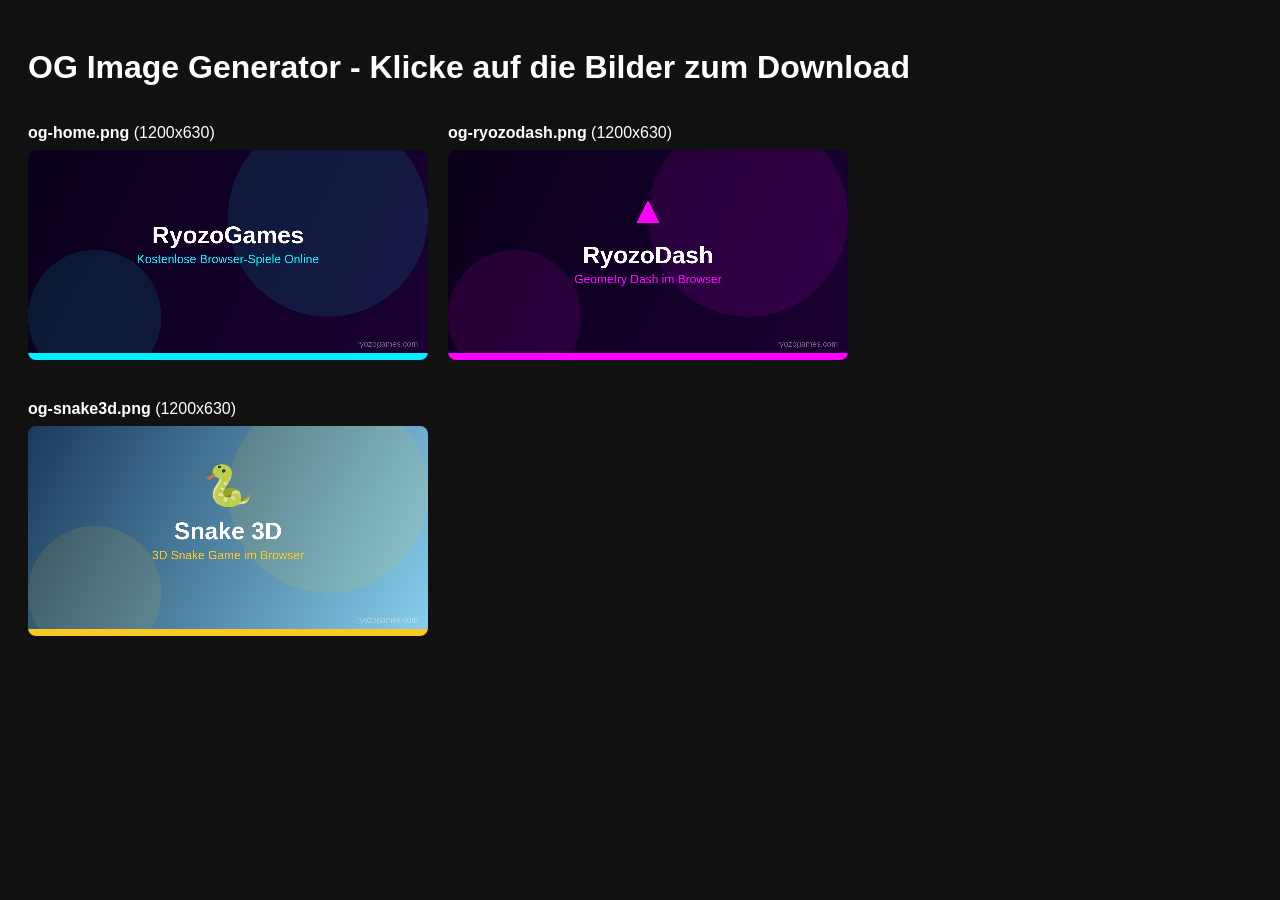
<file: img/generate-og.html>
<!DOCTYPE html>
<html><head><title>OG Image Generator</title></head>
<body style="background:#111;color:#fff;font-family:sans-serif;padding:20px;">
<h1>OG Image Generator - Klicke auf die Bilder zum Download</h1>
<div id="images" style="display:flex;flex-wrap:wrap;gap:20px;"></div>
<script>
const configs = [
  { name: 'og-home', title: 'RyozoGames', subtitle: 'Kostenlose Browser-Spiele Online', bg1: '#0a001a', bg2: '#1a0033', accent: '#00f0ff' },
  { name: 'og-ryozodash', title: 'RyozoDash', subtitle: 'Geometry Dash im Browser', bg1: '#0a001a', bg2: '#1a0033', accent: '#ff00ff', icon: '▲' },
  { name: 'og-snake3d', title: 'Snake 3D', subtitle: '3D Snake Game im Browser', bg1: '#1a3a5c', bg2: '#87CEEB', accent: '#f9ca24', icon: '🐍' },
];

configs.forEach(cfg => {
  const canvas = document.createElement('canvas');
  canvas.width = 1200; canvas.height = 630;
  const ctx = canvas.getContext('2d');

  // Background gradient
  const grad = ctx.createLinearGradient(0, 0, 1200, 630);
  grad.addColorStop(0, cfg.bg1);
  grad.addColorStop(1, cfg.bg2);
  ctx.fillStyle = grad;
  ctx.fillRect(0, 0, 1200, 630);

  // Decorative circles
  ctx.globalAlpha = 0.1;
  ctx.fillStyle = cfg.accent;
  ctx.beginPath(); ctx.arc(900, 200, 300, 0, Math.PI * 2); ctx.fill();
  ctx.beginPath(); ctx.arc(200, 500, 200, 0, Math.PI * 2); ctx.fill();
  ctx.globalAlpha = 1;

  // Grid lines
  ctx.strokeStyle = cfg.accent;
  ctx.globalAlpha = 0.08;
  ctx.lineWidth = 1;
  for (let x = 0; x < 1200; x += 60) { ctx.beginPath(); ctx.moveTo(x, 0); ctx.lineTo(x, 630); ctx.stroke(); }
  for (let y = 0; y < 630; y += 60) { ctx.beginPath(); ctx.moveTo(0, y); ctx.lineTo(1200, y); ctx.stroke(); }
  ctx.globalAlpha = 1;

  // Icon
  if (cfg.icon) {
    ctx.font = '120px sans-serif';
    ctx.textAlign = 'center';
    ctx.fillText(cfg.icon, 600, 220);
  }

  // Title
  ctx.fillStyle = '#ffffff';
  ctx.font = 'bold 72px sans-serif';
  ctx.textAlign = 'center';
  ctx.fillText(cfg.title, 600, cfg.icon ? 340 : 280);

  // Subtitle
  ctx.fillStyle = cfg.accent;
  ctx.font = '36px sans-serif';
  ctx.fillText(cfg.subtitle, 600, cfg.icon ? 400 : 340);

  // Bottom bar
  ctx.fillStyle = cfg.accent;
  ctx.fillRect(0, 610, 1200, 20);

  // Brand
  ctx.fillStyle = 'rgba(255,255,255,0.4)';
  ctx.font = '24px sans-serif';
  ctx.textAlign = 'right';
  ctx.fillText('ryozogames.com', 1170, 590);

  // Make clickable
  canvas.style.cursor = 'pointer';
  canvas.style.width = '400px';
  canvas.style.borderRadius = '8px';
  canvas.title = 'Klick zum Download: ' + cfg.name + '.png';
  canvas.addEventListener('click', () => {
    const a = document.createElement('a');
    a.download = cfg.name + '.png';
    a.href = canvas.toDataURL('image/png');
    a.click();
  });

  const wrap = document.createElement('div');
  wrap.innerHTML = '<p style="margin-bottom:8px;"><b>' + cfg.name + '.png</b> (1200x630)</p>';
  wrap.appendChild(canvas);
  document.getElementById('images').appendChild(wrap);
});
</script>
</body></html>
</file>
<file: css/style.css>
/* ===== RyozoGames - Clean Redesign ===== */
@import url('https://fonts.googleapis.com/css2?family=Inter:wght@400;500;600;700;800;900&display=swap');

:root {
  --bg-primary: #09090b;
  --bg-secondary: #111113;
  --bg-card: #16161a;
  --bg-card-hover: #1c1c21;
  --bg-elevated: #1e1e23;
  --text-primary: #f4f4f5;
  --text-secondary: #a1a1aa;
  --text-muted: #52525b;
  --accent-cyan: #22d3ee;
  --accent-purple: #a855f7;
  --accent-magenta: #d946ef;
  --accent-green: #34d399;
  --accent-red: #f43f5e;
  --accent-blue: #3b82f6;
  --border: rgba(255, 255, 255, 0.06);
  --border-hover: rgba(255, 255, 255, 0.12);
  --border-glow: rgba(136, 0, 255, 0.3);
  --nav-height: 56px;
  --radius: 12px;
  --radius-lg: 16px;
  --max-width: 1100px;
}

* { margin: 0; padding: 0; box-sizing: border-box; }

body {
  background: var(--bg-primary);
  color: var(--text-primary);
  font-family: 'Inter', system-ui, -apple-system, sans-serif;
  line-height: 1.6;
  min-height: 100vh;
  -webkit-font-smoothing: antialiased;
  -moz-osx-font-smoothing: grayscale;
}

a { color: var(--accent-cyan); text-decoration: none; transition: color 0.2s; }
a:hover { color: #67e8f9; }

/* ===== NAVIGATION ===== */
.site-header {
  position: sticky;
  top: 0;
  z-index: 1000;
  background: rgba(9, 9, 11, 0.8);
  backdrop-filter: blur(16px);
  -webkit-backdrop-filter: blur(16px);
  border-bottom: 1px solid var(--border);
}

.nav-container {
  max-width: var(--max-width);
  margin: 0 auto;
  padding: 0 24px;
  display: flex;
  align-items: center;
  justify-content: space-between;
  height: var(--nav-height);
}

.nav-logo {
  font-size: 18px;
  font-weight: 800;
  color: var(--text-primary) !important;
  letter-spacing: -0.3px;
}

.nav-logo:hover { color: var(--text-primary) !important; }

.nav-links {
  display: flex;
  gap: 8px;
  list-style: none;
}

.nav-links a {
  color: var(--text-muted);
  font-size: 13px;
  font-weight: 500;
  padding: 6px 12px;
  border-radius: 8px;
  transition: color 0.2s, background 0.2s;
}

.nav-links a:hover {
  color: var(--text-primary);
  background: rgba(255, 255, 255, 0.05);
}

.nav-links a.active {
  color: var(--text-primary);
  background: rgba(255, 255, 255, 0.08);
}

.nav-toggle {
  display: none;
  background: none;
  border: none;
  cursor: pointer;
  padding: 8px;
}

.nav-toggle span {
  display: block;
  width: 20px;
  height: 2px;
  background: var(--text-secondary);
  margin: 4px 0;
  border-radius: 2px;
  transition: 0.3s;
}

/* ===== MOBILE NAV ===== */
@media (max-width: 768px) {
  .nav-toggle { display: block; }

  .nav-links {
    display: none;
    position: absolute;
    top: var(--nav-height);
    left: 0;
    right: 0;
    background: rgba(9, 9, 11, 0.98);
    backdrop-filter: blur(16px);
    flex-direction: column;
    padding: 12px;
    gap: 2px;
    border-bottom: 1px solid var(--border);
  }

  .nav-links.open { display: flex; }

  .nav-links a {
    padding: 10px 14px;
    font-size: 14px;
  }
}

/* ===== HERO ===== */
.hero {
  text-align: center;
  padding: 80px 24px 48px;
  position: relative;
  overflow: hidden;
}

.hero::before {
  content: '';
  position: absolute;
  top: -40%;
  left: 50%;
  transform: translateX(-50%);
  width: 600px;
  height: 400px;
  background: radial-gradient(ellipse, rgba(168, 85, 247, 0.12) 0%, transparent 70%);
  pointer-events: none;
}

.hero h1 {
  font-size: clamp(36px, 6vw, 56px);
  font-weight: 900;
  color: var(--text-primary);
  letter-spacing: -1.5px;
  line-height: 1.1;
  margin-bottom: 16px;
  position: relative;
}

.hero p {
  font-size: clamp(15px, 2vw, 17px);
  color: var(--text-secondary);
  max-width: 480px;
  margin: 0 auto;
  position: relative;
  line-height: 1.7;
}

/* ===== SECTIONS ===== */
.section {
  max-width: var(--max-width);
  margin: 0 auto;
  padding: 56px 24px;
}

.section h2 {
  font-size: 22px;
  font-weight: 700;
  margin-bottom: 16px;
  color: var(--text-primary);
  letter-spacing: -0.3px;
}

.section p {
  color: var(--text-secondary);
  margin-bottom: 12px;
  font-size: 15px;
}

/* ===== GAME CARDS ===== */
.games-grid {
  display: grid;
  grid-template-columns: repeat(3, 1fr);
  gap: 16px;
  padding: 0 24px 56px;
  max-width: var(--max-width);
  margin: 0 auto;
}

@media (max-width: 900px) {
  .games-grid { grid-template-columns: repeat(2, 1fr); }
}

@media (max-width: 600px) {
  .games-grid { grid-template-columns: 1fr; max-width: 420px; }
}

.game-card {
  background: var(--bg-card);
  border: 1px solid var(--border);
  border-radius: var(--radius-lg);
  overflow: hidden;
  transition: border-color 0.25s, transform 0.25s, box-shadow 0.25s;
  cursor: pointer;
  position: relative;
}

.game-card:hover {
  border-color: var(--border-hover);
  transform: translateY(-2px);
  box-shadow: 0 16px 48px rgba(0, 0, 0, 0.4);
}

.game-card-preview {
  height: 160px;
  background: linear-gradient(135deg, #16161a, #1c1c21);
  display: flex;
  align-items: center;
  justify-content: center;
  position: relative;
  overflow: hidden;
}

.game-card-preview .preview-icon {
  font-size: 52px;
  position: relative;
  z-index: 1;
}

.game-card-preview::after {
  content: '';
  position: absolute;
  bottom: 0;
  left: 0;
  right: 0;
  height: 60px;
  background: linear-gradient(0deg, var(--bg-card), transparent);
}

.game-card-body {
  padding: 20px;
}

.game-card-body h3 {
  font-size: 17px;
  font-weight: 700;
  margin-bottom: 8px;
  letter-spacing: -0.2px;
}

.game-card-body p {
  color: var(--text-secondary);
  font-size: 13px;
  line-height: 1.6;
  margin-bottom: 16px;
  display: -webkit-box;
  -webkit-line-clamp: 3;
  -webkit-box-orient: vertical;
  overflow: hidden;
}

.game-card-tags {
  display: flex;
  gap: 6px;
  flex-wrap: wrap;
  margin-bottom: 18px;
}

.tag {
  font-size: 11px;
  font-weight: 500;
  padding: 3px 10px;
  border-radius: 6px;
  background: rgba(255, 255, 255, 0.04);
  color: var(--text-secondary);
  border: 1px solid var(--border);
}

.tag.green { background: rgba(52, 211, 153, 0.08); color: var(--accent-green); border-color: rgba(52, 211, 153, 0.15); }
.tag.cyan { background: rgba(34, 211, 238, 0.08); color: var(--accent-cyan); border-color: rgba(34, 211, 238, 0.15); }
.tag.red { background: rgba(244, 63, 94, 0.08); color: var(--accent-red); border-color: rgba(244, 63, 94, 0.15); }
.tag.purple { background: rgba(168, 85, 247, 0.08); color: var(--accent-purple); border-color: rgba(168, 85, 247, 0.15); }
.tag.gold { background: rgba(255, 215, 0, 0.08); color: #fbbf24; border-color: rgba(255, 215, 0, 0.15); }

.btn-play {
  display: inline-flex;
  align-items: center;
  gap: 6px;
  background: var(--text-primary);
  color: var(--bg-primary);
  font-size: 13px;
  font-weight: 600;
  padding: 8px 20px;
  border-radius: 8px;
  border: none;
  cursor: pointer;
  transition: opacity 0.15s, transform 0.15s;
  text-decoration: none;
}

.btn-play:hover {
  opacity: 0.9;
  transform: scale(1.02);
  color: var(--bg-primary);
}

/* ===== INFO GRID ===== */
.info-grid {
  display: grid;
  grid-template-columns: repeat(auto-fit, minmax(240px, 1fr));
  gap: 12px;
  margin-top: 24px;
}

.info-item {
  background: var(--bg-card);
  border: 1px solid var(--border);
  border-radius: var(--radius);
  padding: 24px;
  transition: border-color 0.2s;
}

.info-item:hover { border-color: var(--border-hover); }

.info-item h3 {
  font-size: 14px;
  font-weight: 600;
  margin-bottom: 8px;
  color: var(--text-primary);
}

.info-item p {
  font-size: 13px;
  color: var(--text-secondary);
  margin: 0;
}

/* ===== FOOTER ===== */
.site-footer {
  border-top: 1px solid var(--border);
  padding: 32px 24px;
  text-align: center;
}

.footer-links {
  display: flex;
  justify-content: center;
  gap: 20px;
  flex-wrap: wrap;
  margin-bottom: 16px;
}

.footer-links a {
  color: var(--text-muted);
  font-size: 12px;
  font-weight: 500;
  transition: color 0.2s;
}

.footer-links a:hover { color: var(--text-secondary); }

.footer-copy {
  color: var(--text-muted);
  font-size: 11px;
}

/* ===== LEGAL PAGES ===== */
.legal-page {
  max-width: 680px;
  margin: 0 auto;
  padding: 48px 24px 64px;
}

.legal-page h1 {
  font-size: 28px;
  font-weight: 800;
  margin-bottom: 4px;
  color: var(--text-primary);
  letter-spacing: -0.5px;
}

.legal-page .subtitle {
  color: var(--text-muted);
  margin-bottom: 40px;
  font-size: 14px;
}

.legal-page h2 {
  font-size: 18px;
  font-weight: 700;
  margin-top: 36px;
  margin-bottom: 12px;
  color: var(--text-primary);
}

.legal-page h3 {
  font-size: 15px;
  font-weight: 600;
  margin-top: 24px;
  margin-bottom: 8px;
  color: var(--text-secondary);
}

.legal-page p,
.legal-page li {
  color: var(--text-secondary);
  font-size: 14px;
  margin-bottom: 12px;
  line-height: 1.7;
}

.legal-page ul {
  padding-left: 20px;
  margin-bottom: 16px;
}

.legal-page address {
  font-style: normal;
  background: var(--bg-card);
  border: 1px solid var(--border);
  border-radius: var(--radius);
  padding: 16px 20px;
  margin: 16px 0;
  font-size: 14px;
  color: var(--text-secondary);
}

/* ===== COOKIE BANNER ===== */
#cookieBanner {
  position: fixed;
  bottom: 16px;
  left: 50%;
  transform: translateX(-50%);
  width: calc(100% - 32px);
  max-width: 560px;
  background: var(--bg-elevated);
  border: 1px solid var(--border);
  border-radius: var(--radius);
  padding: 16px 20px;
  z-index: 9999;
  display: flex;
  align-items: center;
  justify-content: space-between;
  gap: 16px;
  flex-wrap: wrap;
  box-shadow: 0 16px 48px rgba(0, 0, 0, 0.5);
}

#cookieBanner p {
  color: var(--text-secondary);
  font-size: 13px;
  flex: 1;
  min-width: 200px;
  margin: 0;
}

#cookieBanner .cookie-buttons {
  display: flex;
  gap: 8px;
}

#cookieBanner button {
  padding: 7px 16px;
  border-radius: 8px;
  border: none;
  font-size: 12px;
  font-weight: 600;
  cursor: pointer;
  transition: opacity 0.15s;
  font-family: inherit;
}

#cookieBanner button:hover { opacity: 0.85; }

.cookie-accept {
  background: var(--text-primary);
  color: var(--bg-primary);
}

.cookie-reject {
  background: transparent;
  border: 1px solid var(--border) !important;
  color: var(--text-secondary);
}

/* ===== GAME PAGE (RyozoDash / Snake3D Canvas) ===== */
.game-wrapper {
  position: relative;
  width: 100%;
  height: calc(100vh - var(--nav-height));
  overflow: hidden;
}

.game-wrapper canvas {
  display: block;
  width: 100%;
  height: 100%;
}

.game-ui {
  position: absolute;
  top: 0; left: 0;
  width: 100%; height: 100%;
  pointer-events: none;
  display: flex;
  flex-direction: column;
  align-items: center;
  justify-content: center;
}

.game-hud {
  position: absolute;
  top: 15px;
  width: 100%;
  display: flex;
  justify-content: space-between;
  padding: 0 20px;
  pointer-events: none;
}

.game-hud .attempt { color: var(--text-muted); font-size: 14px; }

#progressBar {
  position: absolute;
  top: 0; left: 0;
  height: 3px;
  background: linear-gradient(90deg, var(--accent-cyan), var(--accent-purple));
  transition: width 0.1s;
}

#percentText {
  color: white;
  font-size: 16px;
  font-weight: 600;
}

/* Start / Death screens */
#startScreen, #deathScreen {
  pointer-events: auto;
  text-align: center;
  color: white;
}

#startScreen h1 {
  font-size: clamp(32px, 7vw, 48px);
  font-weight: 900;
  color: var(--text-primary);
  letter-spacing: -1px;
  margin-bottom: 8px;
}

#startScreen .sub {
  font-size: 14px;
  color: var(--text-muted);
  margin-bottom: 20px;
}

#startScreen .best-display {
  font-size: 14px;
  color: var(--accent-green);
  margin-bottom: 8px;
  min-height: 20px;
}

/* Difficulty Buttons */
.difficulty-select {
  display: flex;
  gap: 8px;
  justify-content: center;
  margin-bottom: 24px;
}

.diff-btn {
  padding: 8px 20px;
  border-radius: 8px;
  border: 1px solid var(--border);
  background: transparent;
  color: var(--text-muted);
  font-size: 13px;
  font-weight: 600;
  cursor: pointer;
  transition: all 0.2s;
  pointer-events: auto;
  font-family: inherit;
}

.diff-btn:hover {
  border-color: var(--border-hover);
  color: var(--text-secondary);
}

.diff-btn.selected {
  border-color: var(--accent-cyan);
  color: var(--accent-cyan);
  background: rgba(34, 211, 238, 0.06);
}

.diff-btn[data-diff="easy"].selected {
  border-color: var(--accent-green);
  color: var(--accent-green);
  background: rgba(52, 211, 153, 0.06);
}

.diff-btn[data-diff="hard"].selected {
  border-color: var(--accent-red);
  color: var(--accent-red);
  background: rgba(244, 63, 94, 0.06);
}

.game-btn {
  background: var(--text-primary);
  border: none;
  color: var(--bg-primary);
  font-size: 16px;
  padding: 12px 36px;
  border-radius: 10px;
  cursor: pointer;
  font-weight: 700;
  font-family: inherit;
  transition: opacity 0.15s, transform 0.15s;
  pointer-events: auto;
}

.game-btn:hover { opacity: 0.9; transform: scale(1.03); }
.game-btn:active { transform: scale(0.97); }

#deathScreen h2 {
  font-size: 32px;
  color: var(--accent-red);
  margin-bottom: 10px;
  font-weight: 800;
}

#deathScreen .score {
  font-size: 22px;
  color: var(--text-secondary);
  margin-bottom: 5px;
}

#deathScreen .best {
  font-size: 14px;
  color: var(--text-muted);
  margin-bottom: 20px;
}

.controls-hint {
  color: var(--text-muted);
  margin-top: 12px;
  font-size: 12px;
}

/* ===== GAME CONTENT (below canvas) ===== */
.game-content {
  max-width: 680px;
  margin: 0 auto;
  padding: 48px 24px 64px;
}

.game-content h2 {
  font-size: 18px;
  font-weight: 700;
  color: var(--text-primary);
  margin-bottom: 12px;
  margin-top: 36px;
}

.game-content h2:first-child { margin-top: 0; }

.game-content p {
  color: var(--text-secondary);
  margin-bottom: 12px;
  font-size: 14px;
  line-height: 1.7;
}

.controls-table {
  width: 100%;
  border-collapse: collapse;
  margin: 16px 0;
}

.controls-table th,
.controls-table td {
  padding: 10px 16px;
  text-align: left;
  border-bottom: 1px solid var(--border);
}

.controls-table th {
  color: var(--text-muted);
  font-size: 11px;
  font-weight: 600;
  text-transform: uppercase;
  letter-spacing: 0.5px;
}

.controls-table td {
  color: var(--text-secondary);
  font-size: 13px;
}

.controls-table kbd {
  background: var(--bg-card);
  border: 1px solid var(--border);
  border-radius: 5px;
  padding: 2px 8px;
  font-family: 'Inter', monospace;
  font-size: 12px;
  color: var(--text-primary);
}

.diff-table {
  width: 100%;
  border-collapse: collapse;
  margin: 16px 0;
}

.diff-table th,
.diff-table td {
  padding: 10px 16px;
  text-align: center;
  border-bottom: 1px solid var(--border);
  font-size: 13px;
}

.diff-table th {
  color: var(--text-muted);
  font-size: 11px;
  font-weight: 600;
  text-transform: uppercase;
  letter-spacing: 0.5px;
}

.diff-table td { color: var(--text-secondary); }
.diff-table td:first-child { text-align: left; color: var(--text-primary); }

/* ===== 404 PAGE ===== */
.error-page {
  display: flex;
  flex-direction: column;
  align-items: center;
  justify-content: center;
  min-height: calc(100vh - var(--nav-height) - 100px);
  text-align: center;
  padding: 40px 24px;
}

.error-page h1 {
  font-size: 100px;
  font-weight: 900;
  color: var(--text-muted);
  line-height: 1;
  letter-spacing: -4px;
}

.error-page h2 {
  font-size: 22px;
  font-weight: 600;
  margin: 12px 0 24px;
  color: var(--text-secondary);
}

/* ===== AUTH SYSTEM ===== */
.auth-nav-btn {
  color: var(--text-muted) !important;
  border: 1px solid var(--border) !important;
  border-radius: 8px;
  padding: 5px 14px !important;
  font-size: 12px !important;
  font-weight: 500 !important;
  transition: all 0.2s !important;
}

.auth-nav-btn:hover {
  border-color: var(--border-hover) !important;
  color: var(--text-secondary) !important;
  background: rgba(255, 255, 255, 0.03);
}

.auth-nav-btn.logged-in {
  border-color: rgba(52, 211, 153, 0.2) !important;
  color: var(--accent-green) !important;
  background: rgba(52, 211, 153, 0.05);
}

.auth-modal {
  display: none;
  position: fixed;
  inset: 0;
  z-index: 10000;
  align-items: center;
  justify-content: center;
}

.auth-modal.show { display: flex; }

.auth-modal-bg {
  position: absolute;
  inset: 0;
  background: rgba(0, 0, 0, 0.6);
  backdrop-filter: blur(8px);
}

.auth-modal-box {
  position: relative;
  background: var(--bg-secondary);
  border: 1px solid var(--border);
  border-radius: var(--radius-lg);
  padding: 32px;
  width: 90%;
  max-width: 380px;
  box-shadow: 0 24px 64px rgba(0, 0, 0, 0.5);
}

.auth-close {
  position: absolute;
  top: 12px;
  right: 16px;
  background: none;
  border: none;
  color: var(--text-muted);
  font-size: 20px;
  cursor: pointer;
  padding: 4px;
}

.auth-close:hover { color: var(--text-primary); }

.auth-tabs {
  display: flex;
  gap: 0;
  margin-bottom: 24px;
  border-bottom: 1px solid var(--border);
}

.auth-tab {
  flex: 1;
  padding: 10px;
  border: none;
  background: transparent;
  color: var(--text-muted);
  font-size: 14px;
  font-weight: 600;
  cursor: pointer;
  transition: all 0.2s;
  font-family: inherit;
}

.auth-tab:hover { color: var(--text-secondary); }

.auth-tab.active {
  color: var(--text-primary);
  border-bottom: 2px solid var(--text-primary);
}

.auth-field {
  margin-bottom: 16px;
}

.auth-field label {
  display: block;
  font-size: 12px;
  font-weight: 500;
  color: var(--text-secondary);
  margin-bottom: 6px;
}

.auth-field input {
  width: 100%;
  padding: 10px 14px;
  border: 1px solid var(--border);
  border-radius: 8px;
  background: rgba(255, 255, 255, 0.03);
  color: white;
  font-size: 14px;
  font-family: inherit;
  outline: none;
  transition: border-color 0.2s;
}

.auth-field input:focus {
  border-color: var(--text-muted);
}

.auth-field input::placeholder {
  color: var(--text-muted);
}

.auth-error {
  color: var(--accent-red);
  font-size: 13px;
  min-height: 20px;
  margin-bottom: 12px;
}

.auth-submit {
  width: 100%;
  padding: 10px;
  border: none;
  border-radius: 8px;
  background: var(--text-primary);
  color: var(--bg-primary);
  font-size: 14px;
  font-weight: 600;
  cursor: pointer;
  font-family: inherit;
  transition: opacity 0.15s;
}

.auth-submit:hover { opacity: 0.9; }
.auth-submit:active { transform: scale(0.99); }
.auth-submit:disabled { opacity: 0.4; cursor: not-allowed; }

.auth-info {
  text-align: center;
  font-size: 12px;
  color: var(--text-muted);
  margin-top: 16px;
}
</file>
